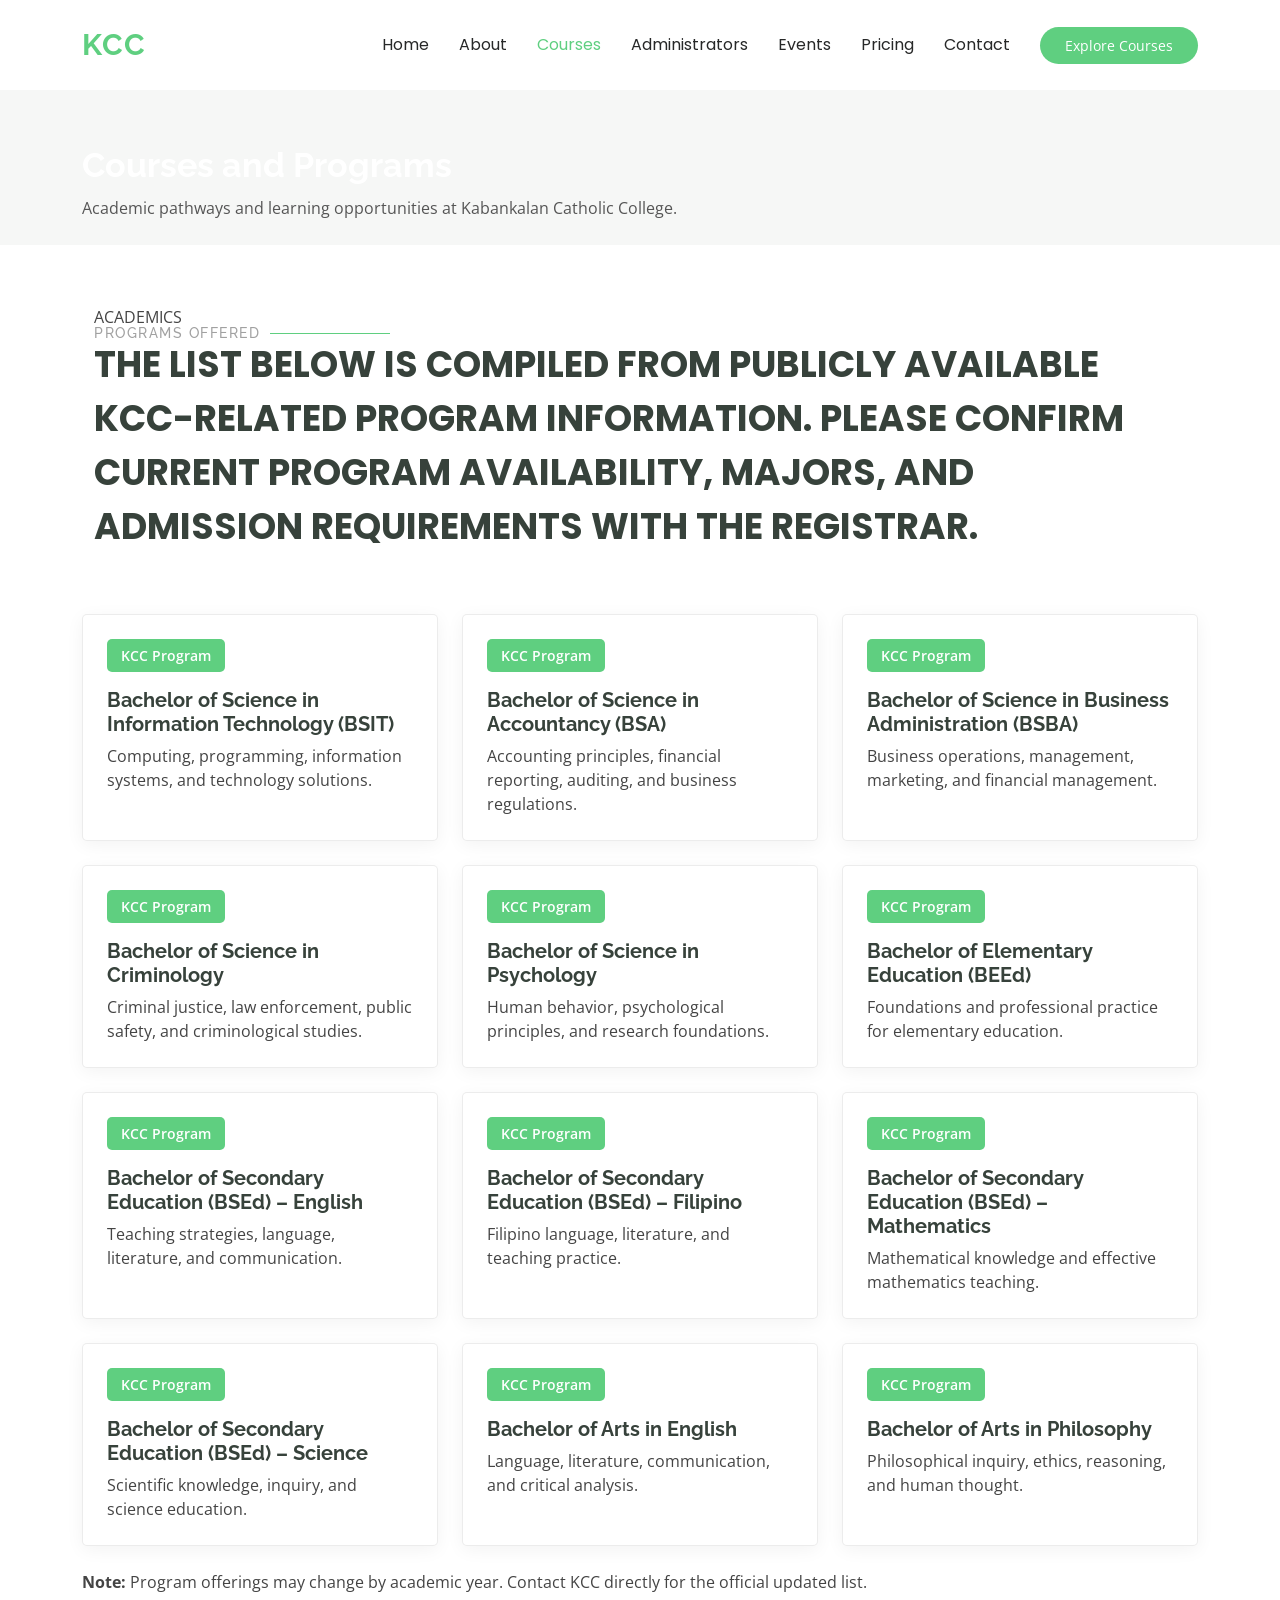
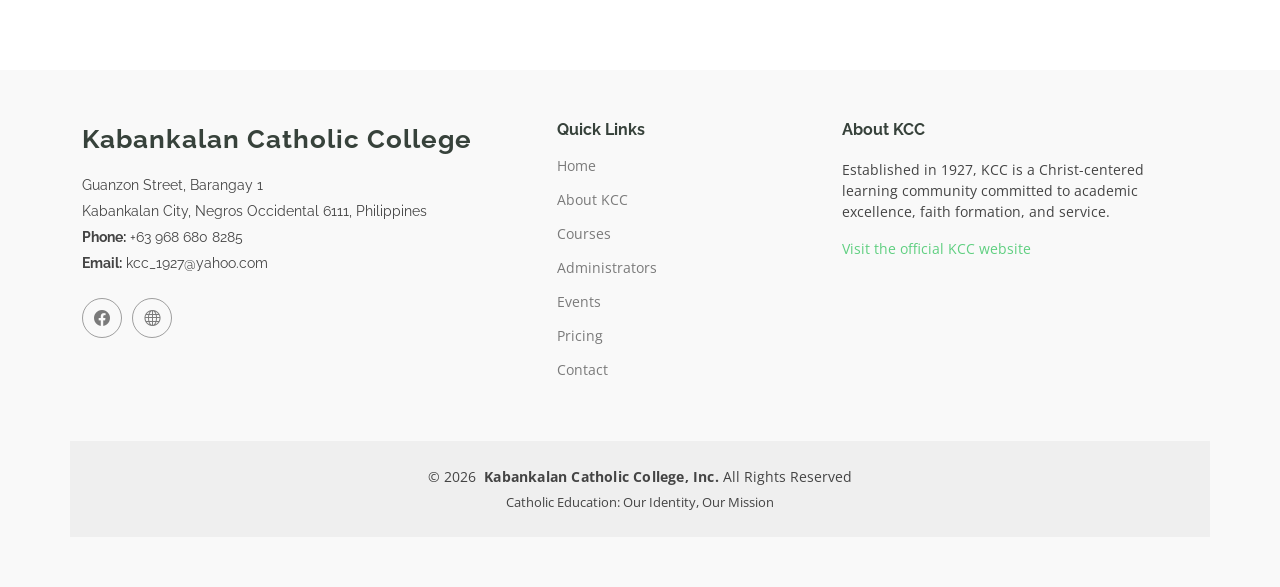
<file: courses.html>
<!DOCTYPE html>
<html lang="en">

<head>
  <meta charset="utf-8">
  <meta content="width=device-width, initial-scale=1.0" name="viewport">
  <title>Courses - Kabankalan Catholic College, Inc.</title>
  <meta name="description" content="Kabankalan Catholic College, Inc. — Catholic Education: Our Identity, Our Mission.">
  <meta name="keywords" content="">

  <!-- Favicons -->
  <link href="assets/img/favicon.png" rel="icon">
  <link href="assets/img/apple-touch-icon.png" rel="apple-touch-icon">

  <!-- Fonts -->
  <link href="https://fonts.googleapis.com" rel="preconnect">
  <link href="https://fonts.gstatic.com" rel="preconnect" crossorigin>
  <link
    href="https://fonts.googleapis.com/css2?family=Open+Sans:ital,wght@0,300;0,400;0,500;0,600;0,700;0,800;1,300;1,400;1,500;1,600;1,700;1,800&family=Poppins:ital,wght@0,100;0,200;0,300;0,400;0,500;0,600;0,700;0,800;0,900;1,100;1,200;1,300;1,400;1,500;1,600;1,700;1,800;1,900&family=Raleway:ital,wght@0,100;0,200;0,300;0,400;0,500;0,600;0,700;0,800;0,900;1,100;1,200;1,300;1,400;1,500;1,600;1,700;1,800;1,900&display=swap"
    rel="stylesheet">

  <!-- Vendor CSS Files -->
  <link href="assets/vendor/bootstrap/css/bootstrap.min.css" rel="stylesheet">
  <link href="assets/vendor/bootstrap-icons/bootstrap-icons.css" rel="stylesheet">
  <link href="assets/vendor/aos/aos.css" rel="stylesheet">
  <link href="assets/vendor/glightbox/css/glightbox.min.css" rel="stylesheet">
  <link href="assets/vendor/swiper/swiper-bundle.min.css" rel="stylesheet">

  <!-- Main CSS File -->
  <link href="assets/css/main.css" rel="stylesheet">

  <!-- =======================================================
  * Template Name: Mentor
  * Template URL: https://bootstrapmade.com/mentor-free-education-bootstrap-theme/
  * Updated: Jul 07 2025 with Bootstrap v5.3.7
  * Author: BootstrapMade.com
  * License: https://bootstrapmade.com/license/
  ======================================================== -->
</head>

<body class="courses-page">

  <header id="header" class="header d-flex align-items-center sticky-top">
    <div class="container-fluid container-xl position-relative d-flex align-items-center">

      <a href="index.html" class="logo d-flex align-items-center me-auto"><h1 class="sitename">KCC</h1></a>

      <nav id="navmenu" class="navmenu"><ul>
<li><a href="index.html">Home<br></a></li>
<li><a href="about.html">About</a></li>
<li><a href="courses.html" class="active">Courses</a></li>
<li><a href="trainers.html">Administrators</a></li>
<li><a href="events.html">Events</a></li>
<li><a href="pricing.html">Pricing</a></li>
<li><a href="contact.html">Contact</a></li>
</ul><i class="mobile-nav-toggle d-xl-none bi bi-list"></i></nav>

      <a class="btn-getstarted" href="courses.html">Explore Courses</a>

    </div>
  </header>

  <main class="main"><section class="page-title"><div class="container"><h1>Courses and Programs</h1><p>Academic pathways and learning opportunities at Kabankalan Catholic College.</p></div></section><section class="courses section"><div class="container"><div class="container section-title" data-aos="fade-up"><span>ACADEMICS</span><h2>Programs Offered</h2><p>The list below is compiled from publicly available KCC-related program information. Please confirm current program availability, majors, and admission requirements with the Registrar.</p></div><div class="row gy-4"><div class="col-lg-4 col-md-6" data-aos="fade-up"><div class="course-item h-100"><div class="course-content"><div class="d-flex justify-content-between align-items-center mb-3"><span class="category">KCC Program</span></div><h3>Bachelor of Science in Information Technology (BSIT)</h3><p>Computing, programming, information systems, and technology solutions.</p></div></div></div><div class="col-lg-4 col-md-6" data-aos="fade-up"><div class="course-item h-100"><div class="course-content"><div class="d-flex justify-content-between align-items-center mb-3"><span class="category">KCC Program</span></div><h3>Bachelor of Science in Accountancy (BSA)</h3><p>Accounting principles, financial reporting, auditing, and business regulations.</p></div></div></div><div class="col-lg-4 col-md-6" data-aos="fade-up"><div class="course-item h-100"><div class="course-content"><div class="d-flex justify-content-between align-items-center mb-3"><span class="category">KCC Program</span></div><h3>Bachelor of Science in Business Administration (BSBA)</h3><p>Business operations, management, marketing, and financial management.</p></div></div></div><div class="col-lg-4 col-md-6" data-aos="fade-up"><div class="course-item h-100"><div class="course-content"><div class="d-flex justify-content-between align-items-center mb-3"><span class="category">KCC Program</span></div><h3>Bachelor of Science in Criminology</h3><p>Criminal justice, law enforcement, public safety, and criminological studies.</p></div></div></div><div class="col-lg-4 col-md-6" data-aos="fade-up"><div class="course-item h-100"><div class="course-content"><div class="d-flex justify-content-between align-items-center mb-3"><span class="category">KCC Program</span></div><h3>Bachelor of Science in Psychology</h3><p>Human behavior, psychological principles, and research foundations.</p></div></div></div><div class="col-lg-4 col-md-6" data-aos="fade-up"><div class="course-item h-100"><div class="course-content"><div class="d-flex justify-content-between align-items-center mb-3"><span class="category">KCC Program</span></div><h3>Bachelor of Elementary Education (BEEd)</h3><p>Foundations and professional practice for elementary education.</p></div></div></div><div class="col-lg-4 col-md-6" data-aos="fade-up"><div class="course-item h-100"><div class="course-content"><div class="d-flex justify-content-between align-items-center mb-3"><span class="category">KCC Program</span></div><h3>Bachelor of Secondary Education (BSEd) – English</h3><p>Teaching strategies, language, literature, and communication.</p></div></div></div><div class="col-lg-4 col-md-6" data-aos="fade-up"><div class="course-item h-100"><div class="course-content"><div class="d-flex justify-content-between align-items-center mb-3"><span class="category">KCC Program</span></div><h3>Bachelor of Secondary Education (BSEd) – Filipino</h3><p>Filipino language, literature, and teaching practice.</p></div></div></div><div class="col-lg-4 col-md-6" data-aos="fade-up"><div class="course-item h-100"><div class="course-content"><div class="d-flex justify-content-between align-items-center mb-3"><span class="category">KCC Program</span></div><h3>Bachelor of Secondary Education (BSEd) – Mathematics</h3><p>Mathematical knowledge and effective mathematics teaching.</p></div></div></div><div class="col-lg-4 col-md-6" data-aos="fade-up"><div class="course-item h-100"><div class="course-content"><div class="d-flex justify-content-between align-items-center mb-3"><span class="category">KCC Program</span></div><h3>Bachelor of Secondary Education (BSEd) – Science</h3><p>Scientific knowledge, inquiry, and science education.</p></div></div></div><div class="col-lg-4 col-md-6" data-aos="fade-up"><div class="course-item h-100"><div class="course-content"><div class="d-flex justify-content-between align-items-center mb-3"><span class="category">KCC Program</span></div><h3>Bachelor of Arts in English</h3><p>Language, literature, communication, and critical analysis.</p></div></div></div><div class="col-lg-4 col-md-6" data-aos="fade-up"><div class="course-item h-100"><div class="course-content"><div class="d-flex justify-content-between align-items-center mb-3"><span class="category">KCC Program</span></div><h3>Bachelor of Arts in Philosophy</h3><p>Philosophical inquiry, ethics, reasoning, and human thought.</p></div></div></div></div><p class="mt-4"><strong>Note:</strong> Program offerings may change by academic year. Contact KCC directly for the official updated list.</p></div></section></main>

  <footer id="footer" class="footer position-relative light-background"><div class="container footer-top"><div class="row gy-4">
<div class="col-lg-5 col-md-6 footer-about"><a href="index.html" class="logo d-flex align-items-center"><span class="sitename">Kabankalan Catholic College</span></a><div class="footer-contact pt-3"><p>Guanzon Street, Barangay 1</p><p>Kabankalan City, Negros Occidental 6111, Philippines</p><p><strong>Phone:</strong> +63 968 680 8285</p><p><strong>Email:</strong> kcc_1927@yahoo.com</p></div><div class="social-links d-flex mt-4"><a href="https://www.facebook.com/kcc1927/" target="_blank"><i class="bi bi-facebook"></i></a><a href="https://kcc.edu.ph/" target="_blank"><i class="bi bi-globe"></i></a></div></div>
<div class="col-lg-3 col-md-3 footer-links"><h4>Quick Links</h4><ul><li><a href="index.html">Home</a></li><li><a href="about.html">About KCC</a></li><li><a href="courses.html">Courses</a></li><li><a href="trainers.html">Administrators</a></li><li><a href="events.html">Events</a></li><li><a href="pricing.html">Pricing</a></li><li><a href="contact.html">Contact</a></li></ul></div>
<div class="col-lg-4 col-md-3 footer-links"><h4>About KCC</h4><p>Established in 1927, KCC is a Christ-centered learning community committed to academic excellence, faith formation, and service.</p><p><a href="https://kcc.edu.ph/" target="_blank">Visit the official KCC website</a></p></div>
</div></div><div class="container copyright text-center mt-4"><p>© <span>2026</span> <strong class="px-1 sitename">Kabankalan Catholic College, Inc.</strong><span>All Rights Reserved</span></p><div class="credits">Catholic Education: Our Identity, Our Mission</div></div></footer>

  <!-- Scroll Top -->
  <a href="#" id="scroll-top" class="scroll-top d-flex align-items-center justify-content-center"><i
      class="bi bi-arrow-up-short"></i></a>

  <!-- Preloader -->
  <div id="preloader"></div>

  <!-- Vendor JS Files -->
  <script src="assets/vendor/bootstrap/js/bootstrap.bundle.min.js"></script>
  <script src="assets/vendor/aos/aos.js"></script>
  <script src="assets/vendor/glightbox/js/glightbox.min.js"></script>
  <script src="assets/vendor/purecounter/purecounter_vanilla.js"></script>
  <script src="assets/vendor/swiper/swiper-bundle.min.js"></script>

  <!-- Main JS File -->
  <script src="assets/js/main.js"></script>

</body>

</html>
</file>
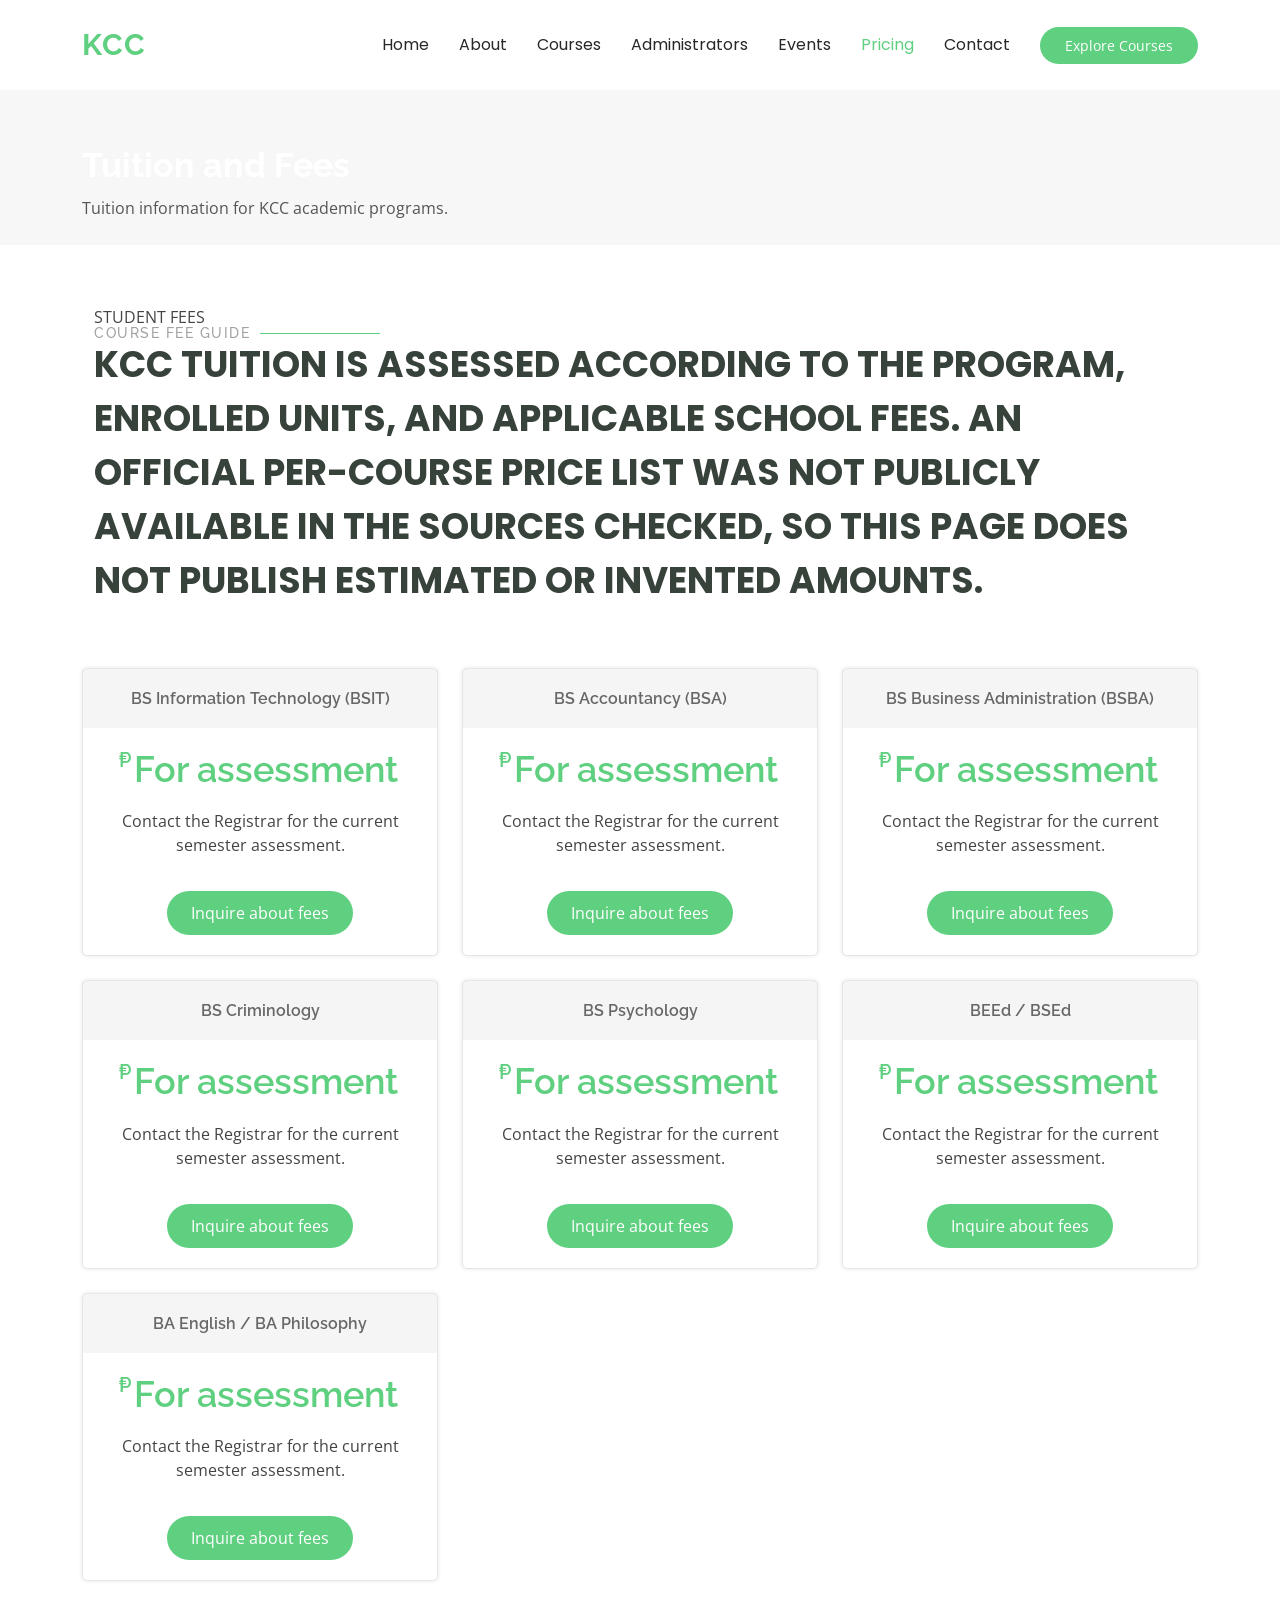
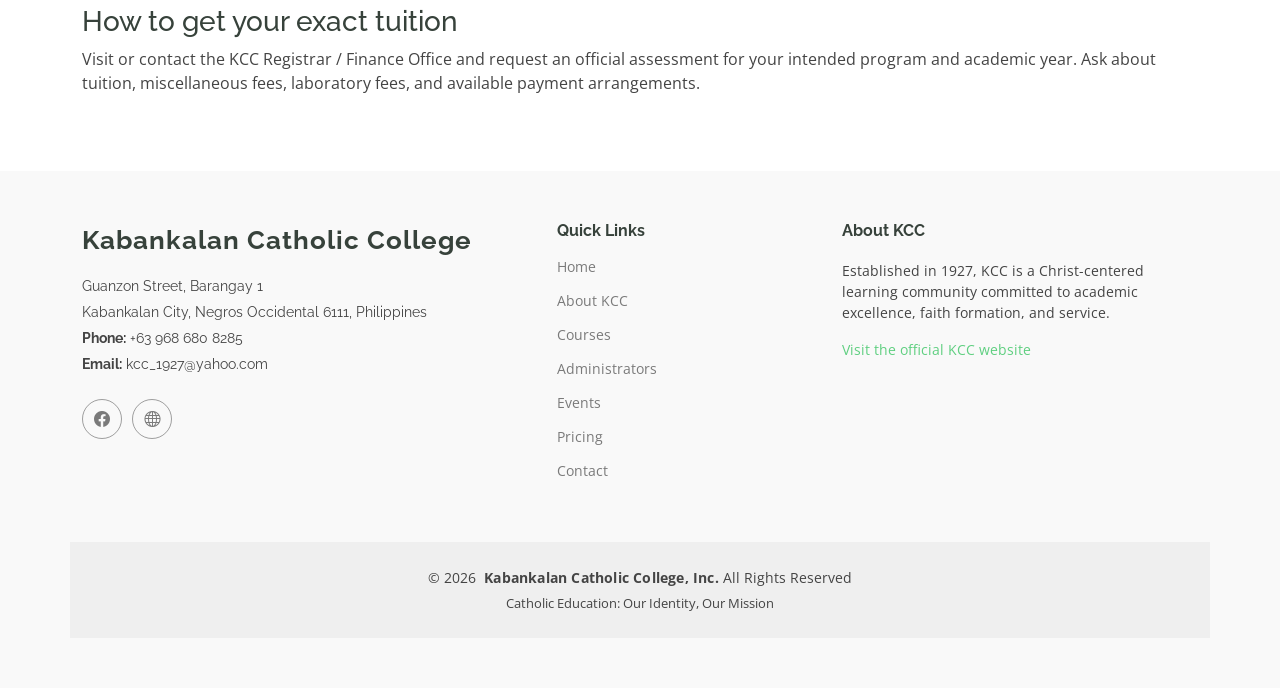
<file: pricing.html>
<!DOCTYPE html>
<html lang="en">

<head>
  <meta charset="utf-8">
  <meta content="width=device-width, initial-scale=1.0" name="viewport">
  <title>Tuition and Fees - Kabankalan Catholic College, Inc.</title>
  <meta name="description" content="Kabankalan Catholic College, Inc. — Catholic Education: Our Identity, Our Mission.">
  <meta name="keywords" content="">

  <!-- Favicons -->
  <link href="assets/img/favicon.png" rel="icon">
  <link href="assets/img/apple-touch-icon.png" rel="apple-touch-icon">

  <!-- Fonts -->
  <link href="https://fonts.googleapis.com" rel="preconnect">
  <link href="https://fonts.gstatic.com" rel="preconnect" crossorigin>
  <link href="https://fonts.googleapis.com/css2?family=Open+Sans:ital,wght@0,300;0,400;0,500;0,600;0,700;0,800;1,300;1,400;1,500;1,600;1,700;1,800&family=Poppins:ital,wght@0,100;0,200;0,300;0,400;0,500;0,600;0,700;0,800;0,900;1,100;1,200;1,300;1,400;1,500;1,600;1,700;1,800;1,900&family=Raleway:ital,wght@0,100;0,200;0,300;0,400;0,500;0,600;0,700;0,800;0,900;1,100;1,200;1,300;1,400;1,500;1,600;1,700;1,800;1,900&display=swap" rel="stylesheet">

  <!-- Vendor CSS Files -->
  <link href="assets/vendor/bootstrap/css/bootstrap.min.css" rel="stylesheet">
  <link href="assets/vendor/bootstrap-icons/bootstrap-icons.css" rel="stylesheet">
  <link href="assets/vendor/aos/aos.css" rel="stylesheet">
  <link href="assets/vendor/glightbox/css/glightbox.min.css" rel="stylesheet">
  <link href="assets/vendor/swiper/swiper-bundle.min.css" rel="stylesheet">

  <!-- Main CSS File -->
  <link href="assets/css/main.css" rel="stylesheet">

  <!-- =======================================================
  * Template Name: Mentor
  * Template URL: https://bootstrapmade.com/mentor-free-education-bootstrap-theme/
  * Updated: Jul 07 2025 with Bootstrap v5.3.7
  * Author: BootstrapMade.com
  * License: https://bootstrapmade.com/license/
  ======================================================== -->
</head>

<body class="pricing-page">

  <header id="header" class="header d-flex align-items-center sticky-top">
    <div class="container-fluid container-xl position-relative d-flex align-items-center">

      <a href="index.html" class="logo d-flex align-items-center me-auto"><h1 class="sitename">KCC</h1></a>

      <nav id="navmenu" class="navmenu"><ul>
<li><a href="index.html">Home<br></a></li>
<li><a href="about.html">About</a></li>
<li><a href="courses.html">Courses</a></li>
<li><a href="trainers.html">Administrators</a></li>
<li><a href="events.html">Events</a></li>
<li><a href="pricing.html" class="active">Pricing</a></li>
<li><a href="contact.html">Contact</a></li>
</ul><i class="mobile-nav-toggle d-xl-none bi bi-list"></i></nav>

      <a class="btn-getstarted" href="courses.html">Explore Courses</a>

    </div>
  </header>

  <main class="main"><section class="page-title"><div class="container"><h1>Tuition and Fees</h1><p>Tuition information for KCC academic programs.</p></div></section><section class="pricing section"><div class="container"><div class="container section-title" data-aos="fade-up"><span>STUDENT FEES</span><h2>Course Fee Guide</h2><p>KCC tuition is assessed according to the program, enrolled units, and applicable school fees. An official per-course price list was not publicly available in the sources checked, so this page does not publish estimated or invented amounts.</p></div><div class="row gy-4"><div class="col-lg-4 col-md-6"><div class="pricing-item"><h3>BS Information Technology (BSIT)</h3><h4><sup>₱</sup>For assessment</h4><p>Contact the Registrar for the current semester assessment.</p><a href="contact.html" class="buy-btn">Inquire about fees</a></div></div><div class="col-lg-4 col-md-6"><div class="pricing-item"><h3>BS Accountancy (BSA)</h3><h4><sup>₱</sup>For assessment</h4><p>Contact the Registrar for the current semester assessment.</p><a href="contact.html" class="buy-btn">Inquire about fees</a></div></div><div class="col-lg-4 col-md-6"><div class="pricing-item"><h3>BS Business Administration (BSBA)</h3><h4><sup>₱</sup>For assessment</h4><p>Contact the Registrar for the current semester assessment.</p><a href="contact.html" class="buy-btn">Inquire about fees</a></div></div><div class="col-lg-4 col-md-6"><div class="pricing-item"><h3>BS Criminology</h3><h4><sup>₱</sup>For assessment</h4><p>Contact the Registrar for the current semester assessment.</p><a href="contact.html" class="buy-btn">Inquire about fees</a></div></div><div class="col-lg-4 col-md-6"><div class="pricing-item"><h3>BS Psychology</h3><h4><sup>₱</sup>For assessment</h4><p>Contact the Registrar for the current semester assessment.</p><a href="contact.html" class="buy-btn">Inquire about fees</a></div></div><div class="col-lg-4 col-md-6"><div class="pricing-item"><h3>BEEd / BSEd</h3><h4><sup>₱</sup>For assessment</h4><p>Contact the Registrar for the current semester assessment.</p><a href="contact.html" class="buy-btn">Inquire about fees</a></div></div><div class="col-lg-4 col-md-6"><div class="pricing-item"><h3>BA English / BA Philosophy</h3><h4><sup>₱</sup>For assessment</h4><p>Contact the Registrar for the current semester assessment.</p><a href="contact.html" class="buy-btn">Inquire about fees</a></div></div></div><div class="mt-4"><h3>How to get your exact tuition</h3><p>Visit or contact the KCC Registrar / Finance Office and request an official assessment for your intended program and academic year. Ask about tuition, miscellaneous fees, laboratory fees, and available payment arrangements.</p></div></div></section></main>

  <footer id="footer" class="footer position-relative light-background"><div class="container footer-top"><div class="row gy-4">
<div class="col-lg-5 col-md-6 footer-about"><a href="index.html" class="logo d-flex align-items-center"><span class="sitename">Kabankalan Catholic College</span></a><div class="footer-contact pt-3"><p>Guanzon Street, Barangay 1</p><p>Kabankalan City, Negros Occidental 6111, Philippines</p><p><strong>Phone:</strong> +63 968 680 8285</p><p><strong>Email:</strong> kcc_1927@yahoo.com</p></div><div class="social-links d-flex mt-4"><a href="https://www.facebook.com/kcc1927/" target="_blank"><i class="bi bi-facebook"></i></a><a href="https://kcc.edu.ph/" target="_blank"><i class="bi bi-globe"></i></a></div></div>
<div class="col-lg-3 col-md-3 footer-links"><h4>Quick Links</h4><ul><li><a href="index.html">Home</a></li><li><a href="about.html">About KCC</a></li><li><a href="courses.html">Courses</a></li><li><a href="trainers.html">Administrators</a></li><li><a href="events.html">Events</a></li><li><a href="pricing.html">Pricing</a></li><li><a href="contact.html">Contact</a></li></ul></div>
<div class="col-lg-4 col-md-3 footer-links"><h4>About KCC</h4><p>Established in 1927, KCC is a Christ-centered learning community committed to academic excellence, faith formation, and service.</p><p><a href="https://kcc.edu.ph/" target="_blank">Visit the official KCC website</a></p></div>
</div></div><div class="container copyright text-center mt-4"><p>© <span>2026</span> <strong class="px-1 sitename">Kabankalan Catholic College, Inc.</strong><span>All Rights Reserved</span></p><div class="credits">Catholic Education: Our Identity, Our Mission</div></div></footer>

  <!-- Scroll Top -->
  <a href="#" id="scroll-top" class="scroll-top d-flex align-items-center justify-content-center"><i class="bi bi-arrow-up-short"></i></a>

  <!-- Preloader -->
  <div id="preloader"></div>

  <!-- Vendor JS Files -->
  <script src="assets/vendor/bootstrap/js/bootstrap.bundle.min.js"></script>
  <script src="assets/vendor/aos/aos.js"></script>
  <script src="assets/vendor/glightbox/js/glightbox.min.js"></script>
  <script src="assets/vendor/purecounter/purecounter_vanilla.js"></script>
  <script src="assets/vendor/swiper/swiper-bundle.min.js"></script>

  <!-- Main JS File -->
  <script src="assets/js/main.js"></script>

</body>

</html>
</file>
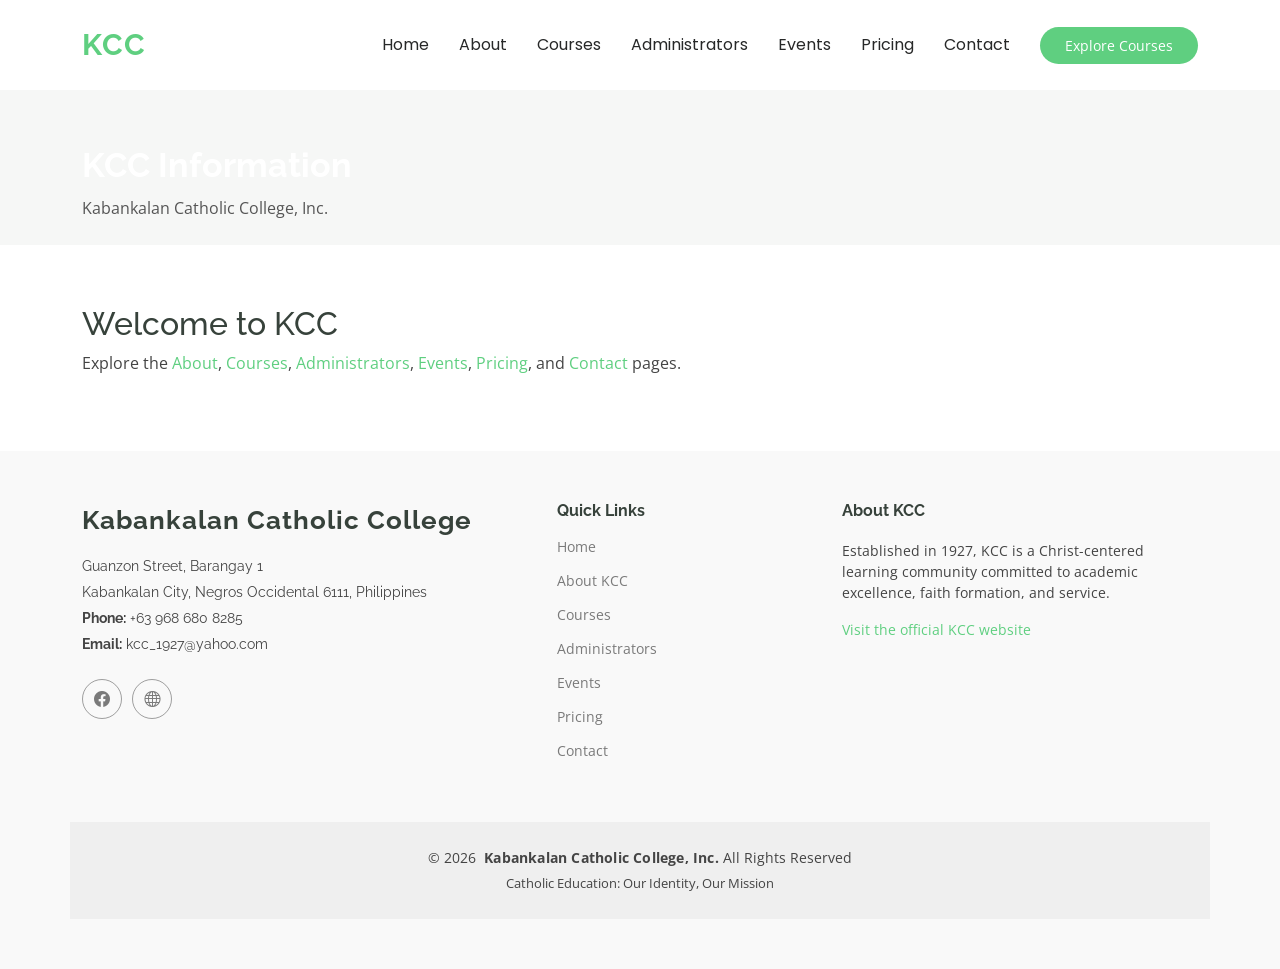
<file: starter-page.html>
<!DOCTYPE html>
<html lang="en">

<head>
  <meta charset="utf-8">
  <meta content="width=device-width, initial-scale=1.0" name="viewport">
  <title>KCC Information - Kabankalan Catholic College, Inc.</title>
  <meta name="description" content="Kabankalan Catholic College, Inc. — Catholic Education: Our Identity, Our Mission.">
  <meta name="keywords" content="">

  <!-- Favicons -->
  <link href="assets/img/favicon.png" rel="icon">
  <link href="assets/img/apple-touch-icon.png" rel="apple-touch-icon">

  <!-- Fonts -->
  <link href="https://fonts.googleapis.com" rel="preconnect">
  <link href="https://fonts.gstatic.com" rel="preconnect" crossorigin>
  <link href="https://fonts.googleapis.com/css2?family=Open+Sans:ital,wght@0,300;0,400;0,500;0,600;0,700;0,800;1,300;1,400;1,500;1,600;1,700;1,800&family=Poppins:ital,wght@0,100;0,200;0,300;0,400;0,500;0,600;0,700;0,800;0,900;1,100;1,200;1,300;1,400;1,500;1,600;1,700;1,800;1,900&family=Raleway:ital,wght@0,100;0,200;0,300;0,400;0,500;0,600;0,700;0,800;0,900;1,100;1,200;1,300;1,400;1,500;1,600;1,700;1,800;1,900&display=swap" rel="stylesheet">

  <!-- Vendor CSS Files -->
  <link href="assets/vendor/bootstrap/css/bootstrap.min.css" rel="stylesheet">
  <link href="assets/vendor/bootstrap-icons/bootstrap-icons.css" rel="stylesheet">
  <link href="assets/vendor/aos/aos.css" rel="stylesheet">
  <link href="assets/vendor/glightbox/css/glightbox.min.css" rel="stylesheet">
  <link href="assets/vendor/swiper/swiper-bundle.min.css" rel="stylesheet">

  <!-- Main CSS File -->
  <link href="assets/css/main.css" rel="stylesheet">

  <!-- =======================================================
  * Template Name: Mentor
  * Template URL: https://bootstrapmade.com/mentor-free-education-bootstrap-theme/
  * Updated: Jul 07 2025 with Bootstrap v5.3.7
  * Author: BootstrapMade.com
  * License: https://bootstrapmade.com/license/
  ======================================================== -->
</head>

<body class="starter-page-page">

  <header id="header" class="header d-flex align-items-center sticky-top">
    <div class="container-fluid container-xl position-relative d-flex align-items-center">

      <a href="index.html" class="logo d-flex align-items-center me-auto"><h1 class="sitename">KCC</h1></a>

      <nav id="navmenu" class="navmenu"><ul>
<li><a href="index.html">Home<br></a></li>
<li><a href="about.html">About</a></li>
<li><a href="courses.html">Courses</a></li>
<li><a href="trainers.html">Administrators</a></li>
<li><a href="events.html">Events</a></li>
<li><a href="pricing.html">Pricing</a></li>
<li><a href="contact.html">Contact</a></li>
</ul><i class="mobile-nav-toggle d-xl-none bi bi-list"></i></nav>

      <a class="btn-getstarted" href="courses.html">Explore Courses</a>

    </div>
  </header>

  <main class="main"><section class="page-title"><div class="container"><h1>KCC Information</h1><p>Kabankalan Catholic College, Inc.</p></div></section><section class="section"><div class="container"><h2>Welcome to KCC</h2><p>Explore the <a href="about.html">About</a>, <a href="courses.html">Courses</a>, <a href="trainers.html">Administrators</a>, <a href="events.html">Events</a>, <a href="pricing.html">Pricing</a>, and <a href="contact.html">Contact</a> pages.</p></div></section></main>

  <footer id="footer" class="footer position-relative light-background"><div class="container footer-top"><div class="row gy-4">
<div class="col-lg-5 col-md-6 footer-about"><a href="index.html" class="logo d-flex align-items-center"><span class="sitename">Kabankalan Catholic College</span></a><div class="footer-contact pt-3"><p>Guanzon Street, Barangay 1</p><p>Kabankalan City, Negros Occidental 6111, Philippines</p><p><strong>Phone:</strong> +63 968 680 8285</p><p><strong>Email:</strong> kcc_1927@yahoo.com</p></div><div class="social-links d-flex mt-4"><a href="https://www.facebook.com/kcc1927/" target="_blank"><i class="bi bi-facebook"></i></a><a href="https://kcc.edu.ph/" target="_blank"><i class="bi bi-globe"></i></a></div></div>
<div class="col-lg-3 col-md-3 footer-links"><h4>Quick Links</h4><ul><li><a href="index.html">Home</a></li><li><a href="about.html">About KCC</a></li><li><a href="courses.html">Courses</a></li><li><a href="trainers.html">Administrators</a></li><li><a href="events.html">Events</a></li><li><a href="pricing.html">Pricing</a></li><li><a href="contact.html">Contact</a></li></ul></div>
<div class="col-lg-4 col-md-3 footer-links"><h4>About KCC</h4><p>Established in 1927, KCC is a Christ-centered learning community committed to academic excellence, faith formation, and service.</p><p><a href="https://kcc.edu.ph/" target="_blank">Visit the official KCC website</a></p></div>
</div></div><div class="container copyright text-center mt-4"><p>© <span>2026</span> <strong class="px-1 sitename">Kabankalan Catholic College, Inc.</strong><span>All Rights Reserved</span></p><div class="credits">Catholic Education: Our Identity, Our Mission</div></div></footer>

  <!-- Scroll Top -->
  <a href="#" id="scroll-top" class="scroll-top d-flex align-items-center justify-content-center"><i class="bi bi-arrow-up-short"></i></a>

  <!-- Preloader -->
  <div id="preloader"></div>

  <!-- Vendor JS Files -->
  <script src="assets/vendor/bootstrap/js/bootstrap.bundle.min.js"></script>
  <script src="assets/vendor/aos/aos.js"></script>
  <script src="assets/vendor/glightbox/js/glightbox.min.js"></script>
  <script src="assets/vendor/purecounter/purecounter_vanilla.js"></script>
  <script src="assets/vendor/swiper/swiper-bundle.min.js"></script>

  <!-- Main JS File -->
  <script src="assets/js/main.js"></script>

</body>

</html>
</file>
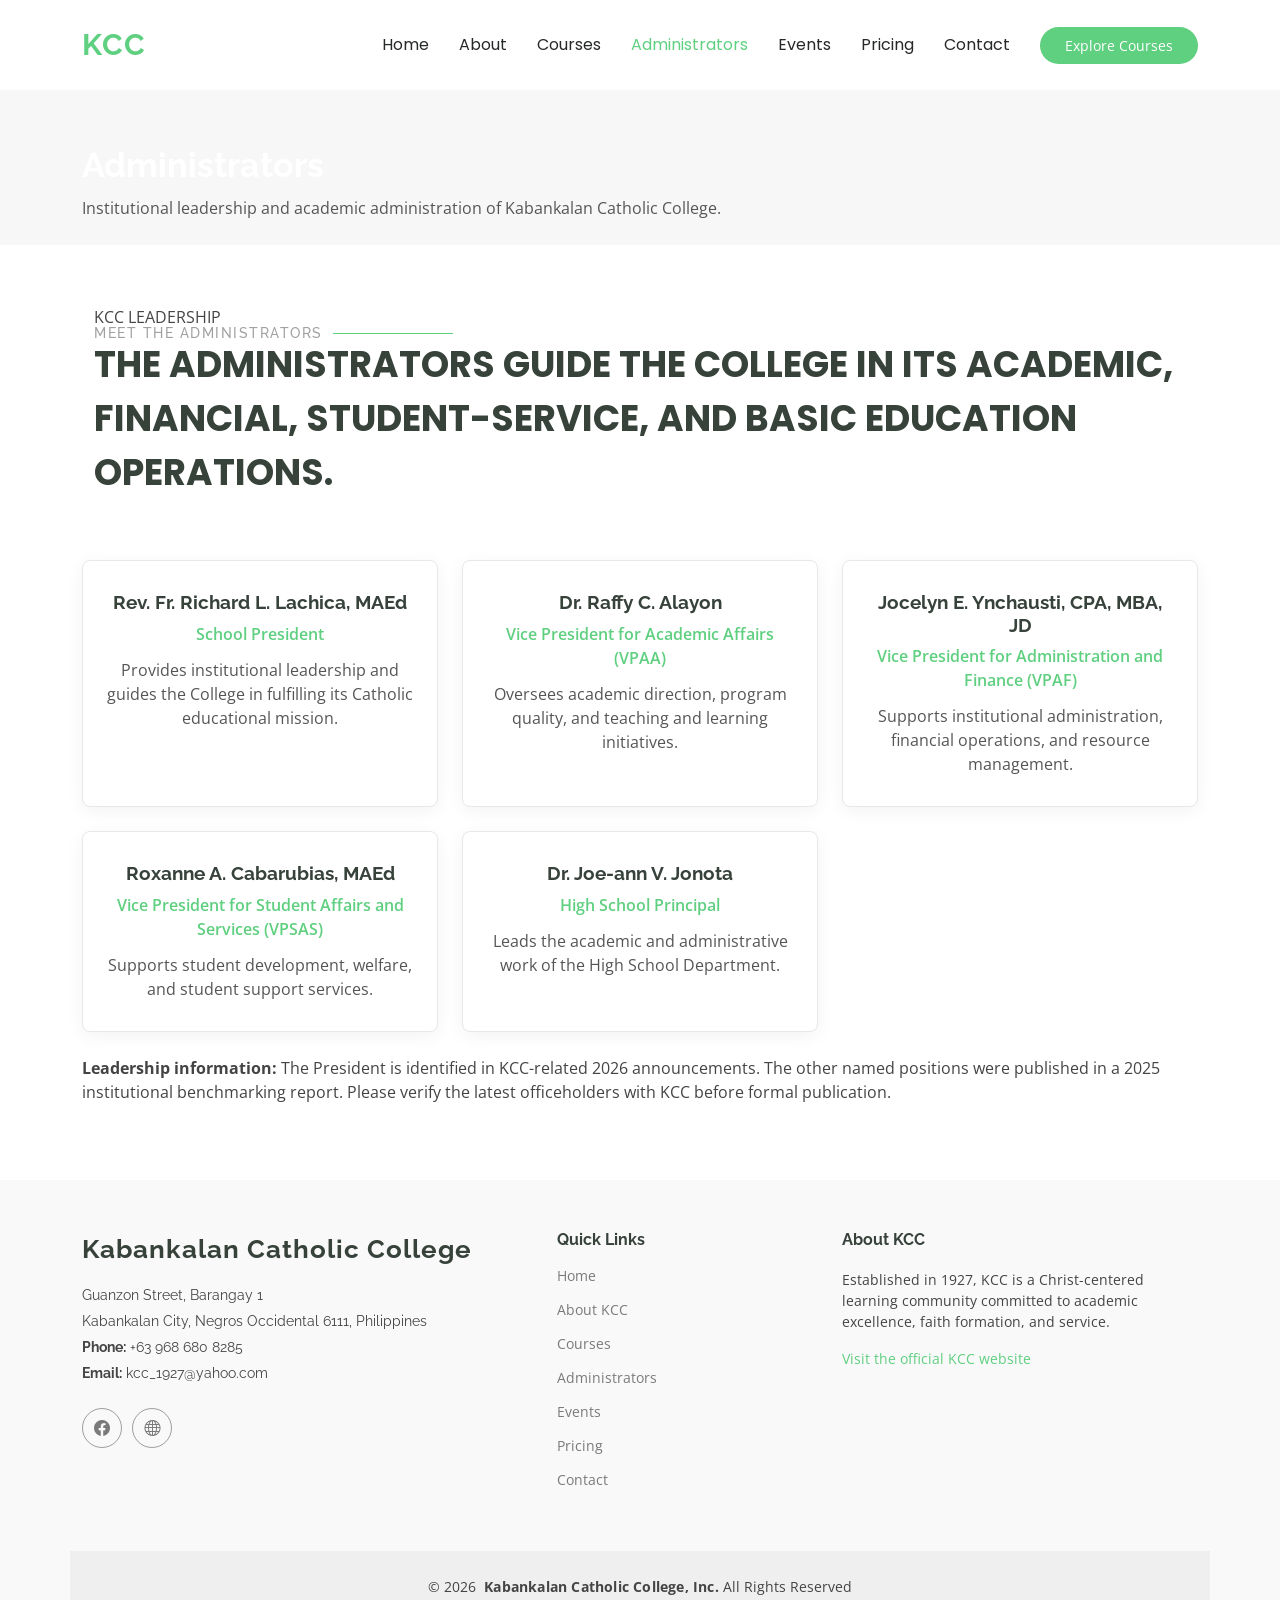
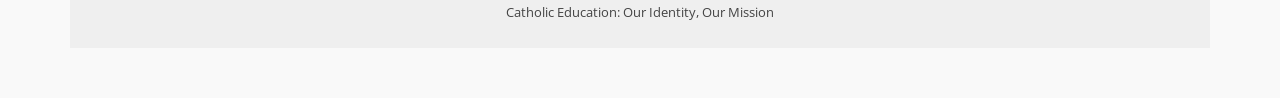
<file: trainers.html>
<!DOCTYPE html>
<html lang="en">

<head>
  <meta charset="utf-8">
  <meta content="width=device-width, initial-scale=1.0" name="viewport">
  <title>Administrators - Kabankalan Catholic College, Inc.</title>
  <meta name="description" content="Kabankalan Catholic College, Inc. — Catholic Education: Our Identity, Our Mission.">
  <meta name="keywords" content="">

  <!-- Favicons -->
  <link href="assets/img/favicon.png" rel="icon">
  <link href="assets/img/apple-touch-icon.png" rel="apple-touch-icon">

  <!-- Fonts -->
  <link href="https://fonts.googleapis.com" rel="preconnect">
  <link href="https://fonts.gstatic.com" rel="preconnect" crossorigin>
  <link href="https://fonts.googleapis.com/css2?family=Open+Sans:ital,wght@0,300;0,400;0,500;0,600;0,700;0,800;1,300;1,400;1,500;1,600;1,700;1,800&family=Poppins:ital,wght@0,100;0,200;0,300;0,400;0,500;0,600;0,700;0,800;0,900;1,100;1,200;1,300;1,400;1,500;1,600;1,700;1,800;1,900&family=Raleway:ital,wght@0,100;0,200;0,300;0,400;0,500;0,600;0,700;0,800;0,900;1,100;1,200;1,300;1,400;1,500;1,600;1,700;1,800;1,900&display=swap" rel="stylesheet">

  <!-- Vendor CSS Files -->
  <link href="assets/vendor/bootstrap/css/bootstrap.min.css" rel="stylesheet">
  <link href="assets/vendor/bootstrap-icons/bootstrap-icons.css" rel="stylesheet">
  <link href="assets/vendor/aos/aos.css" rel="stylesheet">
  <link href="assets/vendor/glightbox/css/glightbox.min.css" rel="stylesheet">
  <link href="assets/vendor/swiper/swiper-bundle.min.css" rel="stylesheet">

  <!-- Main CSS File -->
  <link href="assets/css/main.css" rel="stylesheet">

  <!-- =======================================================
  * Template Name: Mentor
  * Template URL: https://bootstrapmade.com/mentor-free-education-bootstrap-theme/
  * Updated: Jul 07 2025 with Bootstrap v5.3.7
  * Author: BootstrapMade.com
  * License: https://bootstrapmade.com/license/
  ======================================================== -->
</head>

<body class="trainers-page">

  <header id="header" class="header d-flex align-items-center sticky-top">
    <div class="container-fluid container-xl position-relative d-flex align-items-center">

      <a href="index.html" class="logo d-flex align-items-center me-auto"><h1 class="sitename">KCC</h1></a>

      <nav id="navmenu" class="navmenu"><ul>
<li><a href="index.html">Home<br></a></li>
<li><a href="about.html">About</a></li>
<li><a href="courses.html">Courses</a></li>
<li><a href="trainers.html" class="active">Administrators</a></li>
<li><a href="events.html">Events</a></li>
<li><a href="pricing.html">Pricing</a></li>
<li><a href="contact.html">Contact</a></li>
</ul><i class="mobile-nav-toggle d-xl-none bi bi-list"></i></nav>

      <a class="btn-getstarted" href="courses.html">Explore Courses</a>

    </div>
  </header>

  <main class="main"><section class="page-title"><div class="container"><h1>Administrators</h1><p>Institutional leadership and academic administration of Kabankalan Catholic College.</p></div></section><section class="trainers section"><div class="container"><div class="container section-title" data-aos="fade-up"><span>KCC LEADERSHIP</span><h2>Meet the Administrators</h2><p>The administrators guide the College in its academic, financial, student-service, and basic education operations.</p></div><div class="row gy-4">
<div class="col-lg-4 col-md-6"><div class="member"><div class="member-content"><h4>Rev. Fr. Richard L. Lachica, MAEd</h4><span>School President</span><p>Provides institutional leadership and guides the College in fulfilling its Catholic educational mission.</p></div></div></div>
<div class="col-lg-4 col-md-6"><div class="member"><div class="member-content"><h4>Dr. Raffy C. Alayon</h4><span>Vice President for Academic Affairs (VPAA)</span><p>Oversees academic direction, program quality, and teaching and learning initiatives.</p></div></div></div>
<div class="col-lg-4 col-md-6"><div class="member"><div class="member-content"><h4>Jocelyn E. Ynchausti, CPA, MBA, JD</h4><span>Vice President for Administration and Finance (VPAF)</span><p>Supports institutional administration, financial operations, and resource management.</p></div></div></div>
<div class="col-lg-4 col-md-6"><div class="member"><div class="member-content"><h4>Roxanne A. Cabarubias, MAEd</h4><span>Vice President for Student Affairs and Services (VPSAS)</span><p>Supports student development, welfare, and student support services.</p></div></div></div>
<div class="col-lg-4 col-md-6"><div class="member"><div class="member-content"><h4>Dr. Joe-ann V. Jonota</h4><span>High School Principal</span><p>Leads the academic and administrative work of the High School Department.</p></div></div></div>
</div><p class="mt-4"><strong>Leadership information:</strong> The President is identified in KCC-related 2026 announcements. The other named positions were published in a 2025 institutional benchmarking report. Please verify the latest officeholders with KCC before formal publication.</p></div></section></main>

  <footer id="footer" class="footer position-relative light-background"><div class="container footer-top"><div class="row gy-4">
<div class="col-lg-5 col-md-6 footer-about"><a href="index.html" class="logo d-flex align-items-center"><span class="sitename">Kabankalan Catholic College</span></a><div class="footer-contact pt-3"><p>Guanzon Street, Barangay 1</p><p>Kabankalan City, Negros Occidental 6111, Philippines</p><p><strong>Phone:</strong> +63 968 680 8285</p><p><strong>Email:</strong> kcc_1927@yahoo.com</p></div><div class="social-links d-flex mt-4"><a href="https://www.facebook.com/kcc1927/" target="_blank"><i class="bi bi-facebook"></i></a><a href="https://kcc.edu.ph/" target="_blank"><i class="bi bi-globe"></i></a></div></div>
<div class="col-lg-3 col-md-3 footer-links"><h4>Quick Links</h4><ul><li><a href="index.html">Home</a></li><li><a href="about.html">About KCC</a></li><li><a href="courses.html">Courses</a></li><li><a href="trainers.html">Administrators</a></li><li><a href="events.html">Events</a></li><li><a href="pricing.html">Pricing</a></li><li><a href="contact.html">Contact</a></li></ul></div>
<div class="col-lg-4 col-md-3 footer-links"><h4>About KCC</h4><p>Established in 1927, KCC is a Christ-centered learning community committed to academic excellence, faith formation, and service.</p><p><a href="https://kcc.edu.ph/" target="_blank">Visit the official KCC website</a></p></div>
</div></div><div class="container copyright text-center mt-4"><p>© <span>2026</span> <strong class="px-1 sitename">Kabankalan Catholic College, Inc.</strong><span>All Rights Reserved</span></p><div class="credits">Catholic Education: Our Identity, Our Mission</div></div></footer>

  <!-- Scroll Top -->
  <a href="#" id="scroll-top" class="scroll-top d-flex align-items-center justify-content-center"><i class="bi bi-arrow-up-short"></i></a>

  <!-- Preloader -->
  <div id="preloader"></div>

  <!-- Vendor JS Files -->
  <script src="assets/vendor/bootstrap/js/bootstrap.bundle.min.js"></script>
  <script src="assets/vendor/aos/aos.js"></script>
  <script src="assets/vendor/glightbox/js/glightbox.min.js"></script>
  <script src="assets/vendor/purecounter/purecounter_vanilla.js"></script>
  <script src="assets/vendor/swiper/swiper-bundle.min.js"></script>

  <!-- Main JS File -->
  <script src="assets/js/main.js"></script>

</body>

</html>
</file>
<file: assets/css/main.css>
/**
* Template Name: Mentor
* Template URL: https://bootstrapmade.com/mentor-free-education-bootstrap-theme/
* Updated: Jul 07 2025 with Bootstrap v5.3.7
* Author: BootstrapMade.com
* License: https://bootstrapmade.com/license/
*/

/*--------------------------------------------------------------
# Font & Color Variables
# Help: https://bootstrapmade.com/color-system/
--------------------------------------------------------------*/
/* Fonts */
:root {
  --default-font: "Open Sans",  system-ui, -apple-system, "Segoe UI", Roboto, "Helvetica Neue", Arial, "Noto Sans", "Liberation Sans", sans-serif, "Apple Color Emoji", "Segoe UI Emoji", "Segoe UI Symbol", "Noto Color Emoji";
  --heading-font: "Raleway",  sans-serif;
  --nav-font: "Poppins",  sans-serif;
}

/* Global Colors - The following color variables are used throughout the website. Updating them here will change the color scheme of the entire website */
:root { 
  --background-color: #ffffff; /* Background color for the entire website, including individual sections */
  --default-color: #444444; /* Default color used for the majority of the text content across the entire website */
  --heading-color: #37423b; /* Color for headings, subheadings and title throughout the website */
  --accent-color: #5fcf80; /* Accent color that represents your brand on the website. It's used for buttons, links, and other elements that need to stand out */
  --surface-color: #ffffff; /* The surface color is used as a background of boxed elements within sections, such as cards, icon boxes, or other elements that require a visual separation from the global background. */
  --contrast-color: #ffffff; /* Contrast color for text, ensuring readability against backgrounds of accent, heading, or default colors. */
}

/* Nav Menu Colors - The following color variables are used specifically for the navigation menu. They are separate from the global colors to allow for more customization options */
:root {
  --nav-color: #272828;  /* The default color of the main navmenu links */
  --nav-hover-color: #5fcf80; /* Applied to main navmenu links when they are hovered over or active */
  --nav-mobile-background-color: #ffffff; /* Used as the background color for mobile navigation menu */
  --nav-dropdown-background-color: #ffffff; /* Used as the background color for dropdown items that appear when hovering over primary navigation items */
  --nav-dropdown-color: #272828; /* Used for navigation links of the dropdown items in the navigation menu. */
  --nav-dropdown-hover-color: #5fcf80; /* Similar to --nav-hover-color, this color is applied to dropdown navigation links when they are hovered over. */
}

/* Color Presets - These classes override global colors when applied to any section or element, providing reuse of the sam color scheme. */

.light-background {
  --background-color: #f9f9f9;
  --surface-color: #ffffff;
}

.dark-background {
  --background-color: #060606;
  --default-color: #ffffff;
  --heading-color: #ffffff;
  --surface-color: #252525;
  --contrast-color: #ffffff;
}

/* Smooth scroll */
:root {
  scroll-behavior: smooth;
}

/*--------------------------------------------------------------
# General Styling & Shared Classes
--------------------------------------------------------------*/
body {
  color: var(--default-color);
  background-color: var(--background-color);
  font-family: var(--default-font);
}

a {
  color: var(--accent-color);
  text-decoration: none;
  transition: 0.3s;
}

a:hover {
  color: color-mix(in srgb, var(--accent-color), transparent 25%);
  text-decoration: none;
}

h1,
h2,
h3,
h4,
h5,
h6 {
  color: var(--heading-color);
  font-family: var(--heading-font);
}

/* Email Form Messages
------------------------------*/
.email-form .error-message {
  display: none;
  background: #df1529;
  color: #ffffff;
  text-align: left;
  padding: 15px;
  margin-bottom: 24px;
  font-weight: 600;
}

.email-form .sent-message {
  display: none;
  color: #ffffff;
  background: #059652;
  text-align: center;
  padding: 15px;
  margin-bottom: 24px;
  font-weight: 600;
}

.email-form .loading {
  display: none;
  background: var(--surface-color);
  text-align: center;
  padding: 15px;
  margin-bottom: 24px;
}

.email-form .loading:before {
  content: "";
  display: inline-block;
  border-radius: 50%;
  width: 24px;
  height: 24px;
  margin: 0 10px -6px 0;
  border: 3px solid var(--accent-color);
  border-top-color: var(--surface-color);
  animation: email-form-loading 1s linear infinite;
}

@keyframes email-form-loading {
  0% {
    transform: rotate(0deg);
  }

  100% {
    transform: rotate(360deg);
  }
}

/* Pulsating Play Button
------------------------------*/
.pulsating-play-btn {
  width: 94px;
  height: 94px;
  background: radial-gradient(var(--accent-color) 50%, color-mix(in srgb, var(--accent-color), transparent 75%) 52%);
  border-radius: 50%;
  display: block;
  position: relative;
  overflow: hidden;
}

.pulsating-play-btn:before {
  content: "";
  position: absolute;
  width: 120px;
  height: 120px;
  animation-delay: 0s;
  animation: pulsate-play-btn 2s;
  animation-direction: forwards;
  animation-iteration-count: infinite;
  animation-timing-function: steps;
  opacity: 1;
  border-radius: 50%;
  border: 5px solid color-mix(in srgb, var(--accent-color), transparent 30%);
  top: -15%;
  left: -15%;
  background: rgba(198, 16, 0, 0);
}

.pulsating-play-btn:after {
  content: "";
  position: absolute;
  left: 50%;
  top: 50%;
  transform: translateX(-40%) translateY(-50%);
  width: 0;
  height: 0;
  border-top: 10px solid transparent;
  border-bottom: 10px solid transparent;
  border-left: 15px solid #fff;
  z-index: 100;
  transition: all 400ms cubic-bezier(0.55, 0.055, 0.675, 0.19);
}

.pulsating-play-btn:hover:before {
  content: "";
  position: absolute;
  left: 50%;
  top: 50%;
  transform: translateX(-40%) translateY(-50%);
  width: 0;
  height: 0;
  border: none;
  border-top: 10px solid transparent;
  border-bottom: 10px solid transparent;
  border-left: 15px solid #fff;
  z-index: 200;
  animation: none;
  border-radius: 0;
}

.pulsating-play-btn:hover:after {
  border-left: 15px solid var(--accent-color);
  transform: scale(20);
}

@keyframes pulsate-play-btn {
  0% {
    transform: scale(0.6, 0.6);
    opacity: 1;
  }

  100% {
    transform: scale(1, 1);
    opacity: 0;
  }
}

/*--------------------------------------------------------------
# Global Header
--------------------------------------------------------------*/
.header {
  color: var(--default-color);
  background-color: var(--background-color);
  padding: 15px 0;
  transition: all 0.5s;
  z-index: 997;
}

.header .logo {
  line-height: 1;
}

.header .logo img {
  max-height: 36px;
  margin-right: 8px;
}

.header .logo h1 {
  font-weight: 700;
  font-size: 30px;
  margin: 0;
  letter-spacing: 1px;
  text-transform: uppercase;
  color: var(--accent-color);
}

.header .btn-getstarted,
.header .btn-getstarted:focus {
  color: var(--contrast-color);
  background: var(--accent-color);
  font-size: 14px;
  padding: 8px 25px;
  margin: 0 0 0 30px;
  border-radius: 50px;
  transition: 0.3s;
}

.header .btn-getstarted:hover,
.header .btn-getstarted:focus:hover {
  color: var(--contrast-color);
  background: color-mix(in srgb, var(--accent-color), transparent 15%);
}

@media (max-width: 1200px) {
  .header .logo {
    order: 1;
  }

  .header .btn-getstarted {
    order: 2;
    margin: 0 15px 0 0;
    padding: 6px 15px;
  }

  .header .navmenu {
    order: 3;
  }
}

.scrolled .header {
  box-shadow: 0px 0 18px rgba(0, 0, 0, 0.1);
}

/*--------------------------------------------------------------
# Navigation Menu
--------------------------------------------------------------*/
/* Navmenu - Desktop */
@media (min-width: 1200px) {
  .navmenu {
    padding: 0;
  }

  .navmenu ul {
    margin: 0;
    padding: 0;
    display: flex;
    list-style: none;
    align-items: center;
  }

  .navmenu li {
    position: relative;
  }

  .navmenu a,
  .navmenu a:focus {
    color: var(--nav-color);
    padding: 18px 15px;
    font-size: 16px;
    font-family: var(--nav-font);
    font-weight: 400;
    display: flex;
    align-items: center;
    justify-content: space-between;
    white-space: nowrap;
    transition: 0.3s;
  }

  .navmenu a i,
  .navmenu a:focus i {
    font-size: 12px;
    line-height: 0;
    margin-left: 5px;
    transition: 0.3s;
  }

  .navmenu li:last-child a {
    padding-right: 0;
  }

  .navmenu li:hover>a,
  .navmenu .active,
  .navmenu .active:focus {
    color: var(--nav-hover-color);
  }

  .navmenu .dropdown ul {
    margin: 0;
    padding: 10px 0;
    background: var(--nav-dropdown-background-color);
    display: block;
    position: absolute;
    visibility: hidden;
    left: 14px;
    top: 130%;
    opacity: 0;
    transition: 0.3s;
    border-radius: 4px;
    z-index: 99;
    box-shadow: 0px 0px 30px rgba(0, 0, 0, 0.1);
  }

  .navmenu .dropdown ul li {
    min-width: 200px;
  }

  .navmenu .dropdown ul a {
    padding: 10px 20px;
    font-size: 15px;
    text-transform: none;
    color: var(--nav-dropdown-color);
  }

  .navmenu .dropdown ul a i {
    font-size: 12px;
  }

  .navmenu .dropdown ul a:hover,
  .navmenu .dropdown ul .active:hover,
  .navmenu .dropdown ul li:hover>a {
    color: var(--nav-dropdown-hover-color);
  }

  .navmenu .dropdown:hover>ul {
    opacity: 1;
    top: 100%;
    visibility: visible;
  }

  .navmenu .dropdown .dropdown ul {
    top: 0;
    left: -90%;
    visibility: hidden;
  }

  .navmenu .dropdown .dropdown:hover>ul {
    opacity: 1;
    top: 0;
    left: -100%;
    visibility: visible;
  }
}

/* Navmenu - Mobile */
@media (max-width: 1199px) {
  .mobile-nav-toggle {
    color: var(--nav-color);
    font-size: 28px;
    line-height: 0;
    margin-right: 10px;
    cursor: pointer;
    transition: color 0.3s;
  }

  .navmenu {
    padding: 0;
    z-index: 9997;
  }

  .navmenu ul {
    display: none;
    list-style: none;
    position: absolute;
    inset: 60px 20px 20px 20px;
    padding: 10px 0;
    margin: 0;
    border-radius: 6px;
    background-color: var(--nav-mobile-background-color);
    border: 1px solid color-mix(in srgb, var(--default-color), transparent 90%);
    box-shadow: none;
    overflow-y: auto;
    transition: 0.3s;
    z-index: 9998;
  }

  .navmenu a,
  .navmenu a:focus {
    color: var(--nav-dropdown-color);
    padding: 10px 20px;
    font-family: var(--nav-font);
    font-size: 17px;
    font-weight: 500;
    display: flex;
    align-items: center;
    justify-content: space-between;
    white-space: nowrap;
    transition: 0.3s;
  }

  .navmenu a i,
  .navmenu a:focus i {
    font-size: 12px;
    line-height: 0;
    margin-left: 5px;
    width: 30px;
    height: 30px;
    display: flex;
    align-items: center;
    justify-content: center;
    border-radius: 50%;
    transition: 0.3s;
    background-color: color-mix(in srgb, var(--accent-color), transparent 90%);
  }

  .navmenu a i:hover,
  .navmenu a:focus i:hover {
    background-color: var(--accent-color);
    color: var(--contrast-color);
  }

  .navmenu a:hover,
  .navmenu .active,
  .navmenu .active:focus {
    color: var(--nav-dropdown-hover-color);
  }

  .navmenu .active i,
  .navmenu .active:focus i {
    background-color: var(--accent-color);
    color: var(--contrast-color);
    transform: rotate(180deg);
  }

  .navmenu .dropdown ul {
    position: static;
    display: none;
    z-index: 99;
    padding: 10px 0;
    margin: 10px 20px;
    background-color: var(--nav-dropdown-background-color);
    transition: all 0.5s ease-in-out;
  }

  .navmenu .dropdown ul ul {
    background-color: rgba(33, 37, 41, 0.1);
  }

  .navmenu .dropdown>.dropdown-active {
    display: block;
    background-color: rgba(33, 37, 41, 0.03);
  }

  .mobile-nav-active {
    overflow: hidden;
  }

  .mobile-nav-active .mobile-nav-toggle {
    color: #fff;
    position: absolute;
    font-size: 32px;
    top: 15px;
    right: 15px;
    margin-right: 0;
    z-index: 9999;
  }

  .mobile-nav-active .navmenu {
    position: fixed;
    overflow: hidden;
    inset: 0;
    background: rgba(33, 37, 41, 0.8);
    transition: 0.3s;
  }

  .mobile-nav-active .navmenu>ul {
    display: block;
  }
}

/*--------------------------------------------------------------
# Global Footer
--------------------------------------------------------------*/
.footer {
  color: var(--default-color);
  background-color: var(--background-color);
  font-size: 14px;
  padding-bottom: 50px;
  position: relative;
}

.footer .footer-top {
  padding-top: 50px;
}

.footer .footer-about .logo {
  margin-bottom: 0;
}

.footer .footer-about .logo img {
  max-height: 40px;
  margin-right: 6px;
}

.footer .footer-about .logo span {
  font-size: 26px;
  font-weight: 700;
  letter-spacing: 1px;
  font-family: var(--heading-font);
  color: var(--heading-color);
}

.footer .footer-about p {
  font-size: 14px;
  font-family: var(--heading-font);
}

.footer .social-links a {
  display: flex;
  align-items: center;
  justify-content: center;
  width: 40px;
  height: 40px;
  border-radius: 50%;
  border: 1px solid color-mix(in srgb, var(--default-color), transparent 50%);
  font-size: 16px;
  color: color-mix(in srgb, var(--default-color), transparent 30%);
  margin-right: 10px;
  transition: 0.3s;
}

.footer .social-links a:hover {
  color: var(--accent-color);
  border-color: var(--accent-color);
}

.footer h4 {
  font-size: 16px;
  font-weight: bold;
  position: relative;
  padding-bottom: 12px;
}

.footer .footer-links {
  margin-bottom: 30px;
}

.footer .footer-links ul {
  list-style: none;
  padding: 0;
  margin: 0;
}

.footer .footer-links ul i {
  padding-right: 2px;
  font-size: 12px;
  line-height: 0;
}

.footer .footer-links ul li {
  padding: 10px 0;
  display: flex;
  align-items: center;
}

.footer .footer-links ul li:first-child {
  padding-top: 0;
}

.footer .footer-links ul a {
  color: color-mix(in srgb, var(--default-color), transparent 30%);
  display: inline-block;
  line-height: 1;
}

.footer .footer-links ul a:hover {
  color: var(--accent-color);
}

.footer .footer-contact p {
  margin-bottom: 5px;
}

.footer .footer-newsletter .newsletter-form {
  margin-top: 30px;
  margin-bottom: 15px;
  padding: 6px 8px;
  position: relative;
  border-radius: 50px;
  border: 1px solid color-mix(in srgb, var(--default-color), transparent 80%);
  display: flex;
  background-color: var(--surface-color);
  transition: 0.3s;
}

.footer .footer-newsletter .newsletter-form:focus-within {
  border-color: var(--accent-color);
}

.footer .footer-newsletter .newsletter-form input[type=email] {
  border: 0;
  padding: 4px 8px;
  width: 100%;
  background-color: var(--surface-color);
  color: var(--default-color);
}

.footer .footer-newsletter .newsletter-form input[type=email]:focus-visible {
  outline: none;
}

.footer .footer-newsletter .newsletter-form input[type=submit] {
  border: 0;
  font-size: 16px;
  padding: 0 20px 2px 20px;
  margin: -7px -8px -7px 0;
  background: var(--accent-color);
  color: var(--contrast-color);
  transition: 0.3s;
  border-radius: 50px;
}

.footer .footer-newsletter .newsletter-form input[type=submit]:hover {
  background: color-mix(in srgb, var(--accent-color), transparent 20%);
}

.footer .copyright {
  padding-top: 25px;
  padding-bottom: 25px;
  background-color: color-mix(in srgb, var(--default-color), transparent 95%);
}

.footer .copyright p {
  margin-bottom: 0;
}

.footer .credits {
  margin-top: 6px;
  font-size: 13px;
}

/*--------------------------------------------------------------
# Preloader
--------------------------------------------------------------*/
#preloader {
  position: fixed;
  inset: 0;
  z-index: 999999;
  overflow: hidden;
  background: var(--background-color);
  transition: all 0.6s ease-out;
}

#preloader:before {
  content: "";
  position: fixed;
  top: calc(50% - 30px);
  left: calc(50% - 30px);
  border: 6px solid #ffffff;
  border-color: var(--accent-color) transparent var(--accent-color) transparent;
  border-radius: 50%;
  width: 60px;
  height: 60px;
  animation: animate-preloader 1.5s linear infinite;
}

@keyframes animate-preloader {
  0% {
    transform: rotate(0deg);
  }

  100% {
    transform: rotate(360deg);
  }
}

/*--------------------------------------------------------------
# Scroll Top Button
--------------------------------------------------------------*/
.scroll-top {
  position: fixed;
  visibility: hidden;
  opacity: 0;
  right: 15px;
  bottom: -15px;
  z-index: 99999;
  background-color: var(--accent-color);
  width: 44px;
  height: 44px;
  border-radius: 50px;
  transition: all 0.4s;
}

.scroll-top i {
  font-size: 24px;
  color: var(--contrast-color);
  line-height: 0;
}

.scroll-top:hover {
  background-color: color-mix(in srgb, var(--accent-color), transparent 20%);
  color: var(--contrast-color);
}

.scroll-top.active {
  visibility: visible;
  opacity: 1;
  bottom: 15px;
}

/*--------------------------------------------------------------
# Disable aos animation delay on mobile devices
--------------------------------------------------------------*/
@media screen and (max-width: 768px) {
  [data-aos-delay] {
    transition-delay: 0 !important;
  }
}

/*--------------------------------------------------------------
# Global Page Titles & Breadcrumbs
--------------------------------------------------------------*/
.page-title {
  --default-color: var(--contrast-color);
  --background-color: var(--accent-color);
  --heading-color: var(--contrast-color);
  color: var(--default-color);
  background-color: var(--background-color);
  position: relative;
}

.page-title .heading {
  padding: 80px 0;
  border-top: 1px solid color-mix(in srgb, var(--default-color), transparent 90%);
}

.page-title .heading h1 {
  font-size: 38px;
  font-weight: 700;
}

.page-title nav {
  background-color: color-mix(in srgb, var(--accent-color) 90%, black 5%);
  padding: 20px 0;
}

.page-title nav a {
  color: var(--default-color);
}

.page-title nav ol {
  display: flex;
  flex-wrap: wrap;
  list-style: none;
  margin: 0;
  font-size: 16px;
  font-weight: 600;
}

.page-title nav ol li+li {
  padding-left: 10px;
}

.page-title nav ol li+li::before {
  content: "/";
  display: inline-block;
  padding-right: 10px;
  color: color-mix(in srgb, var(--default-color), transparent 70%);
}

/*--------------------------------------------------------------
# Global Sections
--------------------------------------------------------------*/
section,
.section {
  color: var(--default-color);
  background-color: var(--background-color);
  padding: 60px 0;
  scroll-margin-top: 900px;
  overflow: clip;
}

@media (max-width: 1199px) {

  section,
  .section {
    scroll-margin-top: 66px;
  }
}

/*--------------------------------------------------------------
# Global Section Titles
--------------------------------------------------------------*/
.section-title {
  padding-bottom: 60px;
  position: relative;
}

.section-title h2 {
  font-size: 14px;
  font-weight: 500;
  padding: 0;
  line-height: 1px;
  margin: 0;
  letter-spacing: 1.5px;
  text-transform: uppercase;
  color: color-mix(in srgb, var(--default-color), transparent 50%);
  position: relative;
}

.section-title h2::after {
  content: "";
  width: 120px;
  height: 1px;
  display: inline-block;
  background: var(--accent-color);
  margin: 4px 10px;
}

.section-title p {
  color: var(--heading-color);
  margin: 0;
  font-size: 36px;
  font-weight: 700;
  font-family: var(--nav-font);
  text-transform: uppercase;
}

/*--------------------------------------------------------------
# Hero Section
--------------------------------------------------------------*/
.hero {
  width: 100%;
  min-height: 80vh;
  position: relative;
  padding: 80px 0;
  display: flex;
  align-items: center;
  justify-content: center;
  color: var(--default-color);
}

.hero img {
  position: absolute;
  inset: 0;
  display: block;
  width: 100%;
  height: 100%;
  object-fit: cover;
  z-index: 1;
}

.hero:before {
  content: "";
  background: color-mix(in srgb, var(--background-color), transparent 60%);
  position: absolute;
  inset: 0;
  z-index: 2;
}

.hero .container {
  position: relative;
  z-index: 3;
}

.hero h2 {
  margin: 0;
  font-size: 48px;
  font-weight: 700;
}

.hero p {
  color: color-mix(in srgb, var(--default-color), transparent 20%);
  margin: 10px 0 0 0;
  font-size: 24px;
}

.hero .btn-get-started {
  font-weight: 500;
  font-size: 15px;
  letter-spacing: 1px;
  display: inline-block;
  padding: 8px 35px 10px 35px;
  border-radius: 50px;
  transition: 0.4s;
  margin-top: 30px;
  border: 2px solid var(--default-color);
  color: var(--default-color);
}

.hero .btn-get-started:hover {
  background: var(--accent-color);
  border: 2px solid var(--accent-color);
}

@media (max-width: 768px) {
  .hero h2 {
    font-size: 32px;
  }

  .hero p {
    font-size: 18px;
  }
}

/*--------------------------------------------------------------
# About Section
--------------------------------------------------------------*/
.about .content h3 {
  font-size: 2rem;
  font-weight: 700;
}

.about .content ul {
  list-style: none;
  padding: 0;
}

.about .content ul li {
  padding-bottom: 10px;
}

.about .content ul i {
  font-size: 1.25rem;
  margin-right: 4px;
  color: var(--accent-color);
}

.about .content p:last-child {
  margin-bottom: 0;
}

.about .content .read-more {
  background: var(--accent-color);
  color: var(--contrast-color);
  font-family: var(--heading-font);
  font-weight: 500;
  font-size: 15px;
  letter-spacing: 1px;
  padding: 10px 24px 12px 24px;
  border-radius: 50px;
  transition: 0.3s;
  display: inline-flex;
  align-items: center;
  justify-content: center;
}

.about .content .read-more i {
  font-size: 18px;
  margin-left: 5px;
  line-height: 0;
  transition: 0.3s;
}

.about .content .read-more:hover {
  background: color-mix(in srgb, var(--accent-color), transparent 20%);
  padding-right: 19px;
}

.about .content .read-more:hover i {
  margin-left: 10px;
}

/*--------------------------------------------------------------
# Counts Section
--------------------------------------------------------------*/
.counts {
  padding: 25px 0;
}

.counts .stats-item {
  padding: 30px;
  width: 100%;
}

.counts .stats-item span {
  font-size: 48px;
  display: block;
  color: var(--accent-color);
  font-weight: 700;
}

.counts .stats-item p {
  color: color-mix(in srgb, var(--default-color), transparent 40%);
  padding: 0;
  margin: 0;
  font-family: var(--heading-font);
  font-size: 15px;
  font-weight: 600;
}

/*--------------------------------------------------------------
# Why Us Section
--------------------------------------------------------------*/
.why-us .why-box {
  color: var(--contrast-color);
  background: var(--accent-color);
  padding: 30px;
}

.why-us .why-box h3 {
  color: var(--contrast-color);
  font-weight: 700;
  font-size: 34px;
  margin-bottom: 30px;
}

.why-us .why-box p {
  margin-bottom: 30px;
}

.why-us .why-box .more-btn {
  display: inline-block;
  background: color-mix(in srgb, var(--contrast-color), transparent 85%);
  padding: 8px 40px 10px 40px;
  color: var(--contrast-color);
  transition: all ease-in-out 0.4s;
  border-radius: 50px;
}

.why-us .why-box .more-btn i {
  font-size: 14px;
}

.why-us .why-box .more-btn:hover {
  color: var(--accent-color);
  background: var(--surface-color);
}

.why-us .icon-box {
  background-color: var(--surface-color);
  text-align: center;
  padding: 40px 30px;
  width: 100%;
  height: 100%;
  border: 1px solid color-mix(in srgb, var(--default-color), transparent 90%);
}

.why-us .icon-box i {
  color: var(--accent-color);
  font-size: 32px;
  margin-bottom: 30px;
  background: color-mix(in srgb, var(--accent-color), transparent 95%);
  border-radius: 50px;
  display: flex;
  align-items: center;
  justify-content: center;
  width: 72px;
  height: 72px;
  transition: 0.3s;
}

.why-us .icon-box h4 {
  font-size: 20px;
  font-weight: 700;
  margin: 0 0 30px 0;
}

.why-us .icon-box p {
  font-size: 15px;
  color: color-mix(in srgb, var(--default-color), transparent 30%);
}

.why-us .icon-box:hover i {
  color: var(--contrast-color);
  background: var(--accent-color);
}

/*--------------------------------------------------------------
# Features Section
--------------------------------------------------------------*/
.features {
  padding: 10px 0;
}

.features .features-item {
  background-color: var(--surface-color);
  display: flex;
  align-items: center;
  padding: 20px;
  transition: 0.3s;
  border: 1px solid color-mix(in srgb, var(--default-color), transparent 90%);
  position: relative;
}

.features .features-item i {
  font-size: 32px;
  padding-right: 10px;
  line-height: 0;
}

.features .features-item h3 {
  font-weight: 700;
  margin: 0;
  padding: 0;
  line-height: 1;
  font-size: 16px;
}

.features .features-item h3 a {
  color: var(--heading-color);
  transition: 0.3s;
}

.features .features-item:hover {
  border-color: var(--accent-color);
}

.features .features-item:hover h3 a {
  color: var(--accent-color);
}

/*--------------------------------------------------------------
# Courses Section
--------------------------------------------------------------*/
.courses .course-item {
  background-color: var(--surface-color);
  border: 1px solid color-mix(in srgb, var(--default-color), transparent 90%);
  border-radius: 5px;
}

.courses .course-content {
  padding: 15px;
}

.courses .course-content h3 {
  font-weight: 700;
  font-size: 20px;
}

.courses .course-content h3 a {
  color: var(--heading-color);
  transition: 0.3s;
}

.courses .course-content h3 a:hover {
  color: var(--accent-color);
}

.courses .course-content .category {
  background: var(--accent-color);
  color: var(--contrast-color);
  font-size: 14px;
  padding: 6px 14px;
  margin: 0;
  border-radius: 5px;
}

.courses .course-content .price {
  margin: 0;
  font-weight: 700;
  font-size: 18px;
  color: color-mix(in srgb, var(--default-color), transparent 20%);
}

.courses .course-content .description {
  font-size: 14px;
  color: color-mix(in srgb, var(--default-color), transparent 20%);
}

.courses .trainer {
  padding-top: 15px;
  border-top: 1px solid color-mix(in srgb, var(--default-color), transparent 90%);
}

.courses .trainer .trainer-profile img {
  max-width: 50px;
  border-radius: 50px;
}

.courses .trainer .trainer-profile .trainer-link {
  padding-left: 10px;
  font-weight: 600;
  font-size: 16px;
  color: color-mix(in srgb, var(--default-color), transparent 20%);
  transition: 0.3s;
}

.courses .trainer .trainer-profile .trainer-link:hover {
  color: var(--accent-color);
}

.courses .trainer .trainer-rank {
  font-size: 18px;
  color: color-mix(in srgb, var(--default-color), transparent 60%);
}

.courses .trainer .trainer-rank .user-icon {
  font-size: 22px;
}

/*--------------------------------------------------------------
# Trainers Index Section
--------------------------------------------------------------*/
.trainers-index .member {
  background-color: var(--surface-color);
  border: 1px solid color-mix(in srgb, var(--default-color), transparent 90%);
  text-align: center;
  margin-bottom: 20px;
}

.trainers-index .member img {
  margin: -1px -1px 30px -1px;
}

.trainers-index .member .member-content {
  padding: 0 20px 30px 20px;
}

.trainers-index .member h4 {
  font-weight: 700;
  margin-bottom: 2px;
  font-size: 18px;
}

.trainers-index .member span {
  font-style: italic;
  display: block;
  font-size: 13px;
  color: color-mix(in srgb, var(--default-color), transparent 20%);
}

.trainers-index .member p {
  padding-top: 10px;
  font-size: 14px;
  font-style: italic;
  color: color-mix(in srgb, var(--default-color), transparent 40%);
}

.trainers-index .member .social {
  margin-top: 15px;
}

.trainers-index .member .social a {
  color: color-mix(in srgb, var(--default-color), transparent 60%);
  transition: 0.3s;
}

.trainers-index .member .social a:hover {
  color: var(--accent-color);
}

.trainers-index .member .social i {
  font-size: 18px;
  margin: 0 2px;
}

/*--------------------------------------------------------------
# About Us Section
--------------------------------------------------------------*/
.about-us .content h3 {
  font-size: 2rem;
  font-weight: 700;
}

.about-us .content ul {
  list-style: none;
  padding: 0;
}

.about-us .content ul li {
  padding-bottom: 10px;
}

.about-us .content ul i {
  font-size: 1.25rem;
  margin-right: 4px;
  color: var(--accent-color);
}

.about-us .content p:last-child {
  margin-bottom: 0;
}

/*--------------------------------------------------------------
# Testimonials Section
--------------------------------------------------------------*/
.testimonials .testimonial-wrap {
  padding-left: 50px;
}

.testimonials .testimonials-carousel,
.testimonials .testimonials-slider {
  overflow: hidden;
}

.testimonials .testimonial-item {
  background-color: var(--surface-color);
  border: 1px solid color-mix(in srgb, var(--default-color), transparent 90%);
  box-sizing: content-box;
  padding: 30px 30px 30px 60px;
  margin: 30px 15px;
  min-height: 200px;
  position: relative;
}

.testimonials .testimonial-item .testimonial-img {
  width: 90px;
  border-radius: 10px;
  border: 6px solid var(--background-color);
  position: absolute;
  left: -45px;
}

.testimonials .testimonial-item h3 {
  font-size: 18px;
  font-weight: bold;
  margin: 10px 0 5px 0;
}

.testimonials .testimonial-item h4 {
  color: color-mix(in srgb, var(--default-color), transparent 50%);
  font-size: 14px;
  margin: 0;
}

.testimonials .testimonial-item .stars {
  margin: 10px 0;
}

.testimonials .testimonial-item .stars i {
  color: #ffc107;
  margin: 0 1px;
}

.testimonials .testimonial-item .quote-icon-left,
.testimonials .testimonial-item .quote-icon-right {
  color: color-mix(in srgb, var(--accent-color), transparent 60%);
  font-size: 26px;
  line-height: 0;
}

.testimonials .testimonial-item .quote-icon-left {
  display: inline-block;
  left: -5px;
  position: relative;
}

.testimonials .testimonial-item .quote-icon-right {
  display: inline-block;
  right: -5px;
  position: relative;
  top: 10px;
  transform: scale(-1, -1);
}

.testimonials .testimonial-item p {
  font-style: italic;
  margin: 15px auto 15px auto;
}

.testimonials .swiper-wrapper {
  height: auto;
}

.testimonials .swiper-pagination {
  margin-top: 20px;
  position: relative;
}

.testimonials .swiper-pagination .swiper-pagination-bullet {
  width: 12px;
  height: 12px;
  background-color: var(--background-color);
  opacity: 1;
  border: 1px solid var(--accent-color);
}

.testimonials .swiper-pagination .swiper-pagination-bullet-active {
  background-color: var(--accent-color);
}

@media (max-width: 767px) {
  .testimonials .testimonial-wrap {
    padding-left: 0;
  }

  .testimonials .testimonials-carousel,
  .testimonials .testimonials-slider {
    overflow: hidden;
  }

  .testimonials .testimonial-item {
    padding: 30px;
    margin: 15px;
  }

  .testimonials .testimonial-item .testimonial-img {
    position: static;
    left: auto;
  }
}

/*--------------------------------------------------------------
# Course Details Section
--------------------------------------------------------------*/
.course-details .course-header {
  margin-bottom: 40px;
}

.course-details .course-header .course-image {
  margin-bottom: 20px;
  border-radius: 12px;
  overflow: hidden;
}

.course-details .course-header .course-image img {
  width: 100%;
  height: 400px;
  object-fit: cover;
}

.course-details .course-header .course-meta {
  display: flex;
  justify-content: space-between;
  align-items: center;
  flex-wrap: wrap;
  gap: 20px;
}

@media (max-width: 768px) {
  .course-details .course-header .course-meta {
    flex-direction: column;
    align-items: flex-start;
  }
}

.course-details .course-header .instructor {
  display: flex;
  align-items: center;
  gap: 15px;
}

.course-details .course-header .instructor .instructor-avatar {
  width: 60px;
  height: 60px;
  border-radius: 50%;
  object-fit: cover;
}

.course-details .course-header .instructor .instructor-info h6 {
  margin: 0;
  font-size: 16px;
  font-weight: 600;
  color: var(--heading-color);
}

.course-details .course-header .instructor .instructor-info span {
  font-size: 14px;
  color: color-mix(in srgb, var(--default-color), transparent 30%);
}

.course-details .course-header .course-stats {
  display: flex;
  gap: 25px;
}

@media (max-width: 576px) {
  .course-details .course-header .course-stats {
    flex-wrap: wrap;
    gap: 15px;
  }
}

.course-details .course-header .course-stats .stat-item {
  display: flex;
  align-items: center;
  gap: 8px;
  font-size: 14px;
  color: var(--default-color);
}

.course-details .course-header .course-stats .stat-item i {
  color: var(--accent-color);
}

.course-details .course-content {
  margin-bottom: 50px;
}

.course-details .course-content h2 {
  font-size: 32px;
  margin-bottom: 25px;
  color: var(--heading-color);
}

@media (max-width: 768px) {
  .course-details .course-content h2 {
    font-size: 26px;
  }
}

.course-details .course-content .course-description {
  margin-bottom: 40px;
}

.course-details .course-content .course-description p {
  font-size: 16px;
  line-height: 1.7;
  margin-bottom: 15px;
  color: var(--default-color);
}

.course-details .course-content .what-you-learn {
  background-color: var(--surface-color);
  padding: 30px;
  border-radius: 12px;
  border: 1px solid color-mix(in srgb, var(--default-color), transparent 90%);
}

.course-details .course-content .what-you-learn h3 {
  font-size: 24px;
  margin-bottom: 25px;
  color: var(--heading-color);
}

.course-details .course-content .what-you-learn .learn-list {
  list-style: none;
  padding: 0;
  margin: 0;
}

.course-details .course-content .what-you-learn .learn-list li {
  display: flex;
  align-items: flex-start;
  gap: 12px;
  margin-bottom: 15px;
  font-size: 15px;
  line-height: 1.6;
  color: var(--default-color);
}

.course-details .course-content .what-you-learn .learn-list li i {
  color: var(--accent-color);
  font-size: 18px;
  margin-top: 2px;
  flex-shrink: 0;
}

.course-details .course-curriculum {
  margin-bottom: 50px;
}

.course-details .course-curriculum h3 {
  font-size: 24px;
  margin-bottom: 30px;
  color: var(--heading-color);
}

.course-details .course-curriculum .curriculum-section {
  margin-bottom: 25px;
  border: 1px solid color-mix(in srgb, var(--default-color), transparent 90%);
  border-radius: 8px;
  overflow: hidden;
}

.course-details .course-curriculum .curriculum-section .section-header {
  background-color: var(--surface-color);
  padding: 20px;
  display: flex;
  justify-content: space-between;
  align-items: center;
  border-bottom: 1px solid color-mix(in srgb, var(--default-color), transparent 90%);
}

@media (max-width: 576px) {
  .course-details .course-curriculum .curriculum-section .section-header {
    flex-direction: column;
    align-items: flex-start;
    gap: 10px;
  }
}

.course-details .course-curriculum .curriculum-section .section-header h4 {
  font-size: 18px;
  margin: 0;
  color: var(--heading-color);
}

.course-details .course-curriculum .curriculum-section .section-header .lessons-count {
  font-size: 14px;
  color: color-mix(in srgb, var(--default-color), transparent 30%);
}

.course-details .course-curriculum .curriculum-section .lessons {
  padding: 0;
}

.course-details .course-curriculum .curriculum-section .lessons .lesson-item {
  padding: 15px 20px;
  display: flex;
  justify-content: space-between;
  align-items: center;
  border-bottom: 1px solid color-mix(in srgb, var(--default-color), transparent 95%);
  transition: background-color 0.3s;
}

.course-details .course-curriculum .curriculum-section .lessons .lesson-item:hover {
  background-color: color-mix(in srgb, var(--accent-color), transparent 95%);
}

.course-details .course-curriculum .curriculum-section .lessons .lesson-item:last-child {
  border-bottom: none;
}

.course-details .course-curriculum .curriculum-section .lessons .lesson-item .lesson-info {
  display: flex;
  align-items: center;
  gap: 12px;
}

.course-details .course-curriculum .curriculum-section .lessons .lesson-item .lesson-info i {
  color: var(--accent-color);
  font-size: 18px;
}

.course-details .course-curriculum .curriculum-section .lessons .lesson-item .lesson-info span {
  font-size: 15px;
  color: var(--default-color);
}

.course-details .course-curriculum .curriculum-section .lessons .lesson-item .lesson-duration {
  font-size: 14px;
  color: color-mix(in srgb, var(--default-color), transparent 40%);
  font-weight: 500;
}

.course-details .course-sidebar {
  position: sticky;
  top: 100px;
}

.course-details .course-sidebar .pricing-card {
  background-color: var(--surface-color);
  border: 1px solid color-mix(in srgb, var(--default-color), transparent 90%);
  border-radius: 12px;
  padding: 30px;
  text-align: center;
  margin-bottom: 30px;
  box-shadow: 0 5px 20px color-mix(in srgb, var(--default-color), transparent 90%);
}

.course-details .course-sidebar .pricing-card .price {
  margin-bottom: 10px;
}

.course-details .course-sidebar .pricing-card .price .currency {
  font-size: 24px;
  font-weight: 600;
  color: var(--accent-color);
  vertical-align: top;
}

.course-details .course-sidebar .pricing-card .price .amount {
  font-size: 48px;
  font-weight: 700;
  color: var(--accent-color);
}

.course-details .course-sidebar .pricing-card .price .period {
  font-size: 16px;
  color: color-mix(in srgb, var(--default-color), transparent 40%);
}

.course-details .course-sidebar .pricing-card .original-price {
  font-size: 18px;
  color: color-mix(in srgb, var(--default-color), transparent 50%);
  text-decoration: line-through;
  margin-bottom: 25px;
}

.course-details .course-sidebar .pricing-card .course-features {
  margin-bottom: 30px;
}

.course-details .course-sidebar .pricing-card .course-features .feature {
  display: flex;
  align-items: center;
  gap: 12px;
  margin-bottom: 12px;
  text-align: left;
}

.course-details .course-sidebar .pricing-card .course-features .feature i {
  color: var(--accent-color);
  font-size: 16px;
  width: 16px;
}

.course-details .course-sidebar .pricing-card .course-features .feature span {
  font-size: 14px;
  color: var(--default-color);
}

.course-details .course-sidebar .pricing-card .btn-enroll {
  width: 100%;
  padding: 15px;
  background-color: var(--accent-color);
  color: var(--contrast-color);
  border: none;
  border-radius: 8px;
  font-size: 16px;
  font-weight: 600;
  margin-bottom: 15px;
  transition: all 0.3s;
}

.course-details .course-sidebar .pricing-card .btn-enroll:hover {
  background-color: color-mix(in srgb, var(--accent-color), black 10%);
  transform: translateY(-2px);
}

.course-details .course-sidebar .pricing-card .btn-preview {
  width: 100%;
  padding: 15px;
  background-color: transparent;
  color: var(--accent-color);
  border: 2px solid var(--accent-color);
  border-radius: 8px;
  font-size: 16px;
  font-weight: 600;
  transition: all 0.3s;
}

.course-details .course-sidebar .pricing-card .btn-preview:hover {
  background-color: var(--accent-color);
  color: var(--contrast-color);
}

.course-details .course-sidebar .course-info-card {
  background-color: var(--surface-color);
  border: 1px solid color-mix(in srgb, var(--default-color), transparent 90%);
  border-radius: 12px;
  padding: 25px;
  margin-bottom: 30px;
}

.course-details .course-sidebar .course-info-card h4 {
  font-size: 18px;
  margin-bottom: 20px;
  color: var(--heading-color);
}

.course-details .course-sidebar .course-info-card .info-item {
  display: flex;
  justify-content: space-between;
  margin-bottom: 12px;
  padding-bottom: 12px;
  border-bottom: 1px solid color-mix(in srgb, var(--default-color), transparent 95%);
}

.course-details .course-sidebar .course-info-card .info-item:last-child {
  margin-bottom: 0;
  padding-bottom: 0;
  border-bottom: none;
}

.course-details .course-sidebar .course-info-card .info-item .label {
  font-size: 14px;
  font-weight: 600;
  color: var(--default-color);
}

.course-details .course-sidebar .course-info-card .info-item .value {
  font-size: 14px;
  color: color-mix(in srgb, var(--default-color), transparent 20%);
}

.course-details .course-sidebar .course-tags {
  background-color: var(--surface-color);
  border: 1px solid color-mix(in srgb, var(--default-color), transparent 90%);
  border-radius: 12px;
  padding: 25px;
}

.course-details .course-sidebar .course-tags h4 {
  font-size: 18px;
  margin-bottom: 20px;
  color: var(--heading-color);
}

.course-details .course-sidebar .course-tags .tags-list {
  display: flex;
  flex-wrap: wrap;
  gap: 10px;
}

.course-details .course-sidebar .course-tags .tags-list .tag {
  padding: 6px 12px;
  background-color: color-mix(in srgb, var(--accent-color), transparent 90%);
  color: var(--accent-color);
  border-radius: 20px;
  font-size: 12px;
  font-weight: 500;
  transition: all 0.3s;
}

.course-details .course-sidebar .course-tags .tags-list .tag:hover {
  background-color: var(--accent-color);
  color: var(--contrast-color);
}

@media (max-width: 768px) {
  .course-details .course-sidebar {
    position: static;
    margin-top: 40px;
  }
}

/*--------------------------------------------------------------
# Tabs Section
--------------------------------------------------------------*/
.tabs {
  padding-top: 30;
}

.tabs .nav-tabs {
  border: 0;
}

.tabs .nav-link {
  background-color: var(--background-color);
  border: 0;
  padding: 12px 15px;
  transition: 0.3s;
  color: var(--default-color);
  border-radius: 0;
  border-right: 2px solid color-mix(in srgb, var(--default-color), transparent 90%);
  font-weight: 600;
  font-size: 15px;
}

.tabs .nav-link:hover {
  color: var(--accent-color);
}

.tabs .nav-link.active {
  background-color: var(--surface-color);
  color: var(--accent-color);
  border-color: var(--accent-color);
}

.tabs .tab-pane.active {
  animation: fadeIn 0.5s ease-out;
}

.tabs .details h3 {
  font-size: 26px;
  font-weight: 600;
  margin-bottom: 20px;
}

.tabs .details p {
  color: color-mix(in srgb, var(--default-color), transparent 20%);
}

.tabs .details p:last-child {
  margin-bottom: 0;
}

@media (max-width: 992px) {
  .tabs .nav-link {
    border: 0;
    padding: 15px;
  }

  .tabs .nav-link.active {
    color: var(--accent-color);
    background: var(--accent-color);
  }
}

/*--------------------------------------------------------------
# Trainers Section
--------------------------------------------------------------*/
.trainers .member {
  position: relative;
}

.trainers .member .member-img {
  margin: 0 80px;
  border-radius: 50%;
  overflow: hidden;
  position: relative;
}

@media (max-width: 1024px) {
  .trainers .member .member-img {
    margin: 0 60px;
  }
}

.trainers .member .member-img img {
  position: relative;
  z-index: 1;
}

.trainers .member .member-img .social {
  position: absolute;
  inset: 0;
  background-color: rgba(0, 0, 0, 0.6);
  display: flex;
  justify-content: center;
  align-items: center;
  z-index: 2;
  padding-bottom: 20px;
  transition: 0.3s;
  visibility: hidden;
  opacity: 0;
}

.trainers .member .member-img .social a {
  transition: 0.3s;
  color: var(--contrast-color);
  font-size: 20px;
  margin: 0 8px;
}

.trainers .member .member-img .social a:hover {
  color: var(--accent-color);
}

.trainers .member .member-info {
  margin-top: 30px;
}

.trainers .member .member-info h4 {
  font-weight: 700;
  margin-bottom: 6px;
  font-size: 18px;
}

.trainers .member .member-info span {
  font-style: italic;
  display: block;
  font-size: 15px;
  color: color-mix(in srgb, var(--default-color), transparent 40%);
  margin-bottom: 10px;
}

.trainers .member .member-info p {
  margin-bottom: 0;
  font-size: 14px;
}

.trainers .member:hover .member-img .social {
  padding-bottom: 0;
  visibility: visible;
  opacity: 1;
}

/*--------------------------------------------------------------
# Events Section
--------------------------------------------------------------*/
.events .card {
  background-color: var(--background-color);
  border: 0;
  padding: 0 30px;
  margin-bottom: 60px;
  position: relative;
}

.events .card-img {
  width: calc(100% + 60px);
  margin-left: -30px;
  overflow: hidden;
  z-index: 9;
  border-radius: 0;
}

.events .card-img img {
  max-width: 100%;
  transition: all 0.3s ease-in-out;
}

.events .card-body {
  z-index: 10;
  background: var(--surface-color);
  border-top: 4px solid var(--surface-color);
  padding: 30px;
  box-shadow: 0px 2px 15px rgba(0, 0, 0, 0.1);
  margin-top: -60px;
  transition: 0.3s;
}

.events .card-title {
  font-weight: 700;
  text-align: center;
  margin-bottom: 20px;
}

.events .card-title a {
  color: var(--default-color);
  transition: 0.3s;
}

.events .card-text {
  color: color-mix(in srgb, var(--default-color), transparent 30%);
}

.events .card:hover img {
  transform: scale(1.1);
}

.events .card:hover .card-body {
  border-color: var(--accent-color);
}

.events .card:hover .card-body .card-title a {
  color: var(--accent-color);
}

/*--------------------------------------------------------------
# Pricing Section
--------------------------------------------------------------*/
.pricing .pricing-item {
  background-color: var(--surface-color);
  box-shadow: 0px 0px 4px rgba(0, 0, 0, 0.1);
  padding: 20px;
  text-align: center;
  border-radius: 5px;
  position: relative;
  overflow: hidden;
}

.pricing .pricing-item h3 {
  margin: -20px -20px 20px -20px;
  padding: 20px 15px;
  font-size: 16px;
  font-weight: 600;
  color: color-mix(in srgb, var(--default-color), transparent 20%);
  background: color-mix(in srgb, var(--default-color), transparent 95%);
}

.pricing .pricing-item h4 {
  font-size: 36px;
  font-weight: 600;
  font-family: var(--heading-font);
}

.pricing .pricing-item h4 sup {
  font-size: 20px;
  top: -15px;
  left: -3px;
}

.pricing .pricing-item h4 span {
  color: color-mix(in srgb, var(--default-color), transparent 40%);
  font-size: 16px;
  font-weight: 300;
}

.pricing .pricing-item ul {
  padding: 15px 0;
  list-style: none;
  text-align: center;
  line-height: 20px;
  font-size: 14px;
}

.pricing .pricing-item ul li {
  padding-bottom: 16px;
}

.pricing .pricing-item ul i {
  color: var(--accent-color);
  font-size: 18px;
  padding-right: 4px;
}

.pricing .pricing-item ul .na {
  color: color-mix(in srgb, var(--default-color), transparent 40%);
  text-decoration: line-through;
}

.pricing .btn-wrap {
  background: color-mix(in srgb, var(--default-color), transparent 95%);
  margin: 0 -20px -20px -20px;
  padding: 20px 15px;
  text-align: center;
}

.pricing .btn-buy {
  background: var(--accent-color);
  color: var(--contrast-color);
  display: inline-block;
  padding: 8px 35px 10px 35px;
  border-radius: 4px;
  transition: none;
  font-size: 14px;
  font-weight: 400;
  font-family: var(--heading-font);
  font-weight: 600;
  transition: 0.3s;
}

.pricing .btn-buy:hover {
  background: color-mix(in srgb, var(--accent-color), transparent 20%);
}

.pricing .featured h3 {
  background: var(--accent-color);
  color: var(--contrast-color);
}

.pricing .advanced {
  background: var(--accent-color);
  color: var(--contrast-color);
  width: 200px;
  position: absolute;
  top: 18px;
  right: -68px;
  transform: rotate(45deg);
  z-index: 1;
  font-size: 14px;
  padding: 1px 0 3px 0;
}

/*--------------------------------------------------------------
# Contact Section
--------------------------------------------------------------*/
.contact {
  padding-top: 8px;
  padding-bottom: 40px;
}

.contact .info-item+.info-item {
  margin-top: 40px;
}

.contact .info-item i {
  color: var(--contrast-color);
  background: var(--accent-color);
  font-size: 20px;
  width: 48px;
  height: 48px;
  display: flex;
  justify-content: center;
  align-items: center;
  border-radius: 50px;
  transition: all 0.3s ease-in-out;
  margin-right: 15px;
}

.contact .info-item h3 {
  padding: 0;
  font-size: 18px;
  font-weight: 700;
  margin-bottom: 5px;
}

.contact .info-item p {
  padding: 0;
  margin-bottom: 0;
  font-size: 14px;
}

.contact .email-form {
  height: 100%;
}

.contact .email-form input[type=text],
.contact .email-form input[type=email],
.contact .email-form textarea {
  font-size: 14px;
  padding: 10px 15px;
  box-shadow: none;
  border-radius: 0;
  color: var(--default-color);
  background-color: color-mix(in srgb, var(--background-color), transparent 50%);
  border-color: color-mix(in srgb, var(--default-color), transparent 80%);
}

.contact .email-form input[type=text]:focus,
.contact .email-form input[type=email]:focus,
.contact .email-form textarea:focus {
  border-color: var(--accent-color);
}

.contact .email-form input[type=text]::placeholder,
.contact .email-form input[type=email]::placeholder,
.contact .email-form textarea::placeholder {
  color: color-mix(in srgb, var(--default-color), transparent 70%);
}

.contact .email-form button[type=submit] {
  color: var(--contrast-color);
  background: var(--accent-color);
  border: 0;
  padding: 10px 30px 12px 30px;
  transition: 0.4s;
  border-radius: 50px;
}

.contact .email-form button[type=submit]:hover {
  background: color-mix(in srgb, var(--accent-color), transparent 20%);
}
/*--------------------------------------------------------------
# Starter Section Section
--------------------------------------------------------------*/

/* KCC website customizations */
.sitename {
  letter-spacing: .2px
}

.page-title {
  padding: 55px 0 25px;
  background: #f6f7f6
}

.page-title h1 {
  font-size: 34px;
  font-weight: 700;
  margin-bottom: 10px
}

.page-title p {
  margin: 0;
  color: #555
}

.course-item {
  border: 1px solid #e7e7e7;
  border-radius: 8px;
  overflow: hidden;
  background: #fff;
  box-shadow: 0 4px 18px rgba(0, 0, 0, .05)
}

.course-item .course-content {
  padding: 24px
}

.course-item h3 {
  font-size: 20px;
  font-weight: 700;
  color: #37423b
}

.course-item p {
  margin-bottom: 0
}

.course-item .category {
  background: #eef5ef;
  color: #5fcf80;
  padding: 6px 12px;
  border-radius: 20px;
  font-size: 13px;
  font-weight: 600
}

.member {
  height: 100%;
  padding: 30px 24px;
  border-radius: 8px;
  background: #fff;
  border: 1px solid #e8e8e8;
  box-shadow: 0 4px 18px rgba(0, 0, 0, .05);
  text-align: center
}

.member h4 {
  font-size: 19px;
  font-weight: 700;
  color: #37423b
}

.member span {
  display: block;
  color: #5fcf80;
  font-weight: 600;
  margin: 8px 0 12px
}

.member p {
  margin: 0;
  color: #555
}

.pricing-item {
  height: 100%;
  padding: 32px 24px;
  text-align: center;
  border: 1px solid #e6e6e6;
  border-radius: 8px;
  background: #fff
}

.pricing-item h3 {
  font-size: 20px;
  font-weight: 700
}

.pricing-item h4 {
  font-size: 25px;
  color: #5fcf80;
  margin: 18px 0
}

.pricing-item h4 sup {
  font-size: 16px
}

.pricing-item .buy-btn {
  display: inline-block;
  margin-top: 18px;
  padding: 10px 24px;
  border-radius: 25px;
  background: #5fcf80;
  color: #fff
}

.hero img {
  object-position: center
}

@media(max-width:767px) {
  .page-title h1 {
    font-size: 28px
  }
}
</file>
